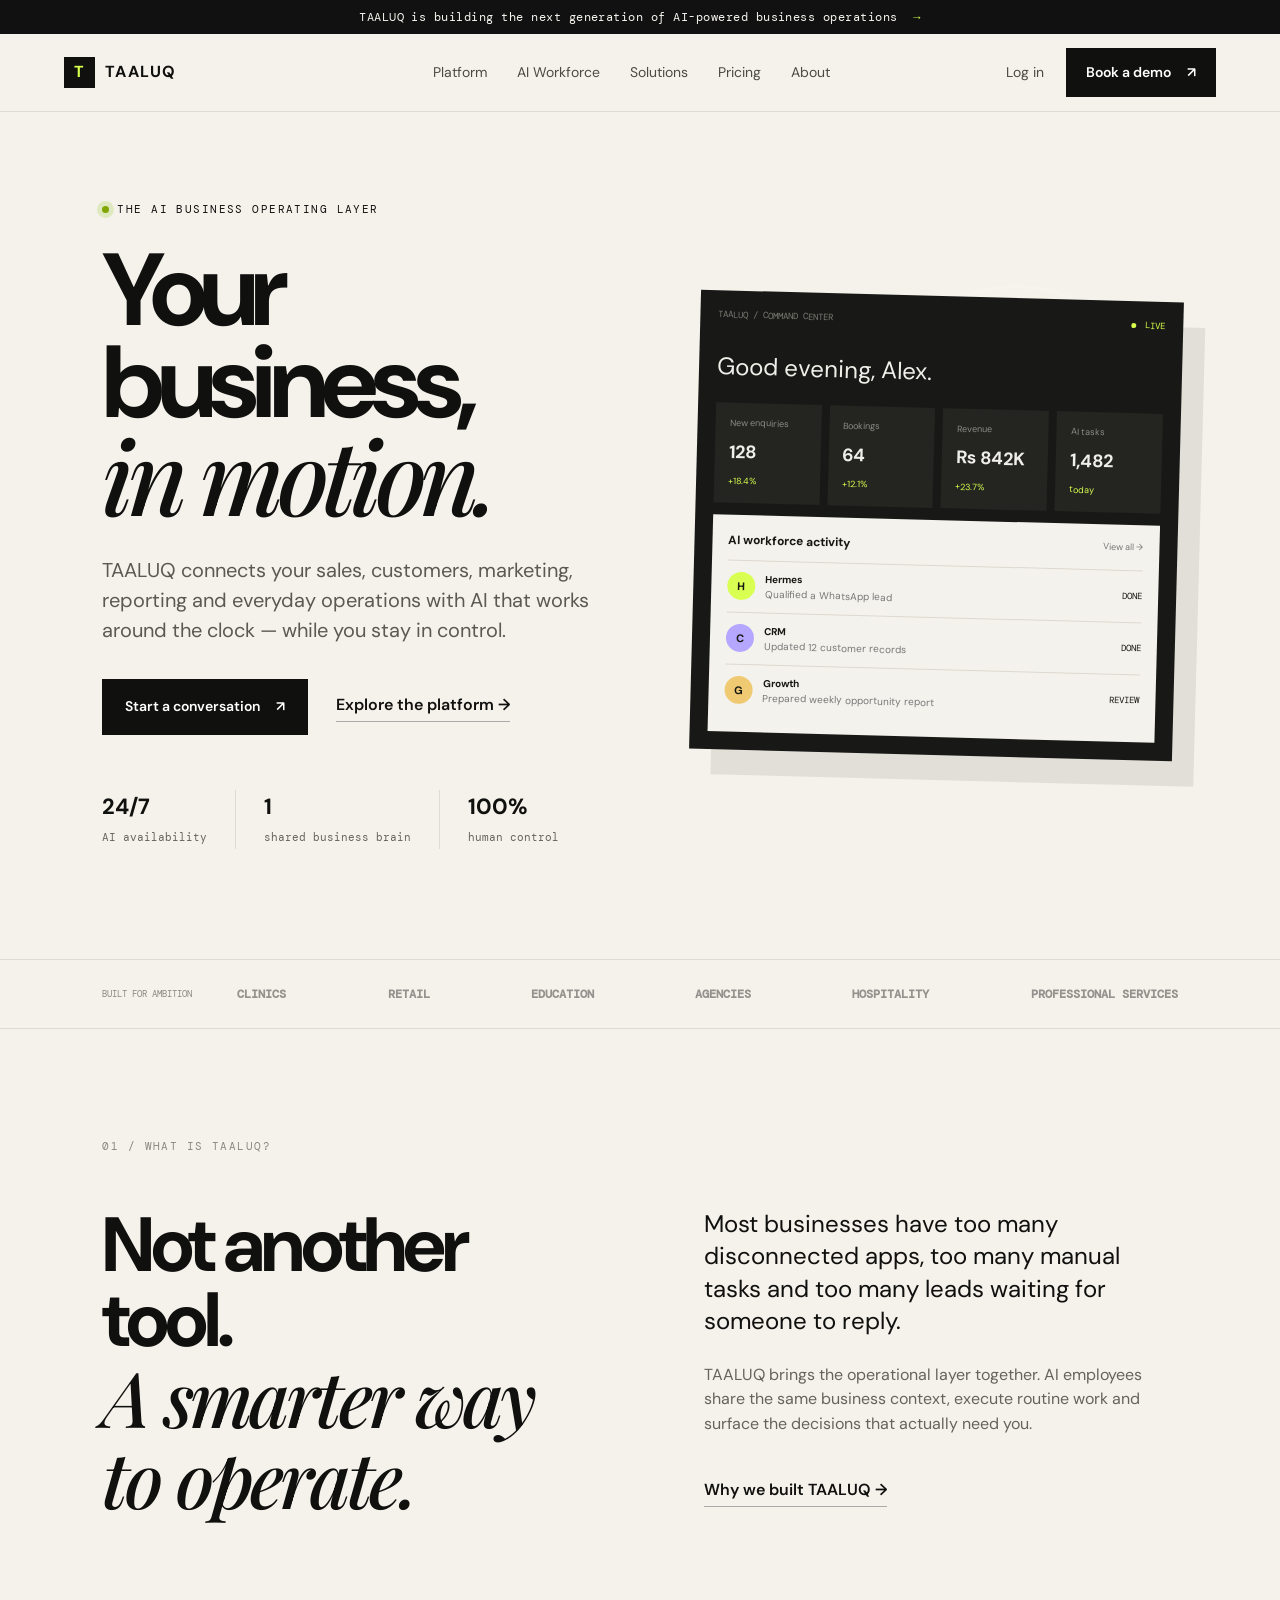
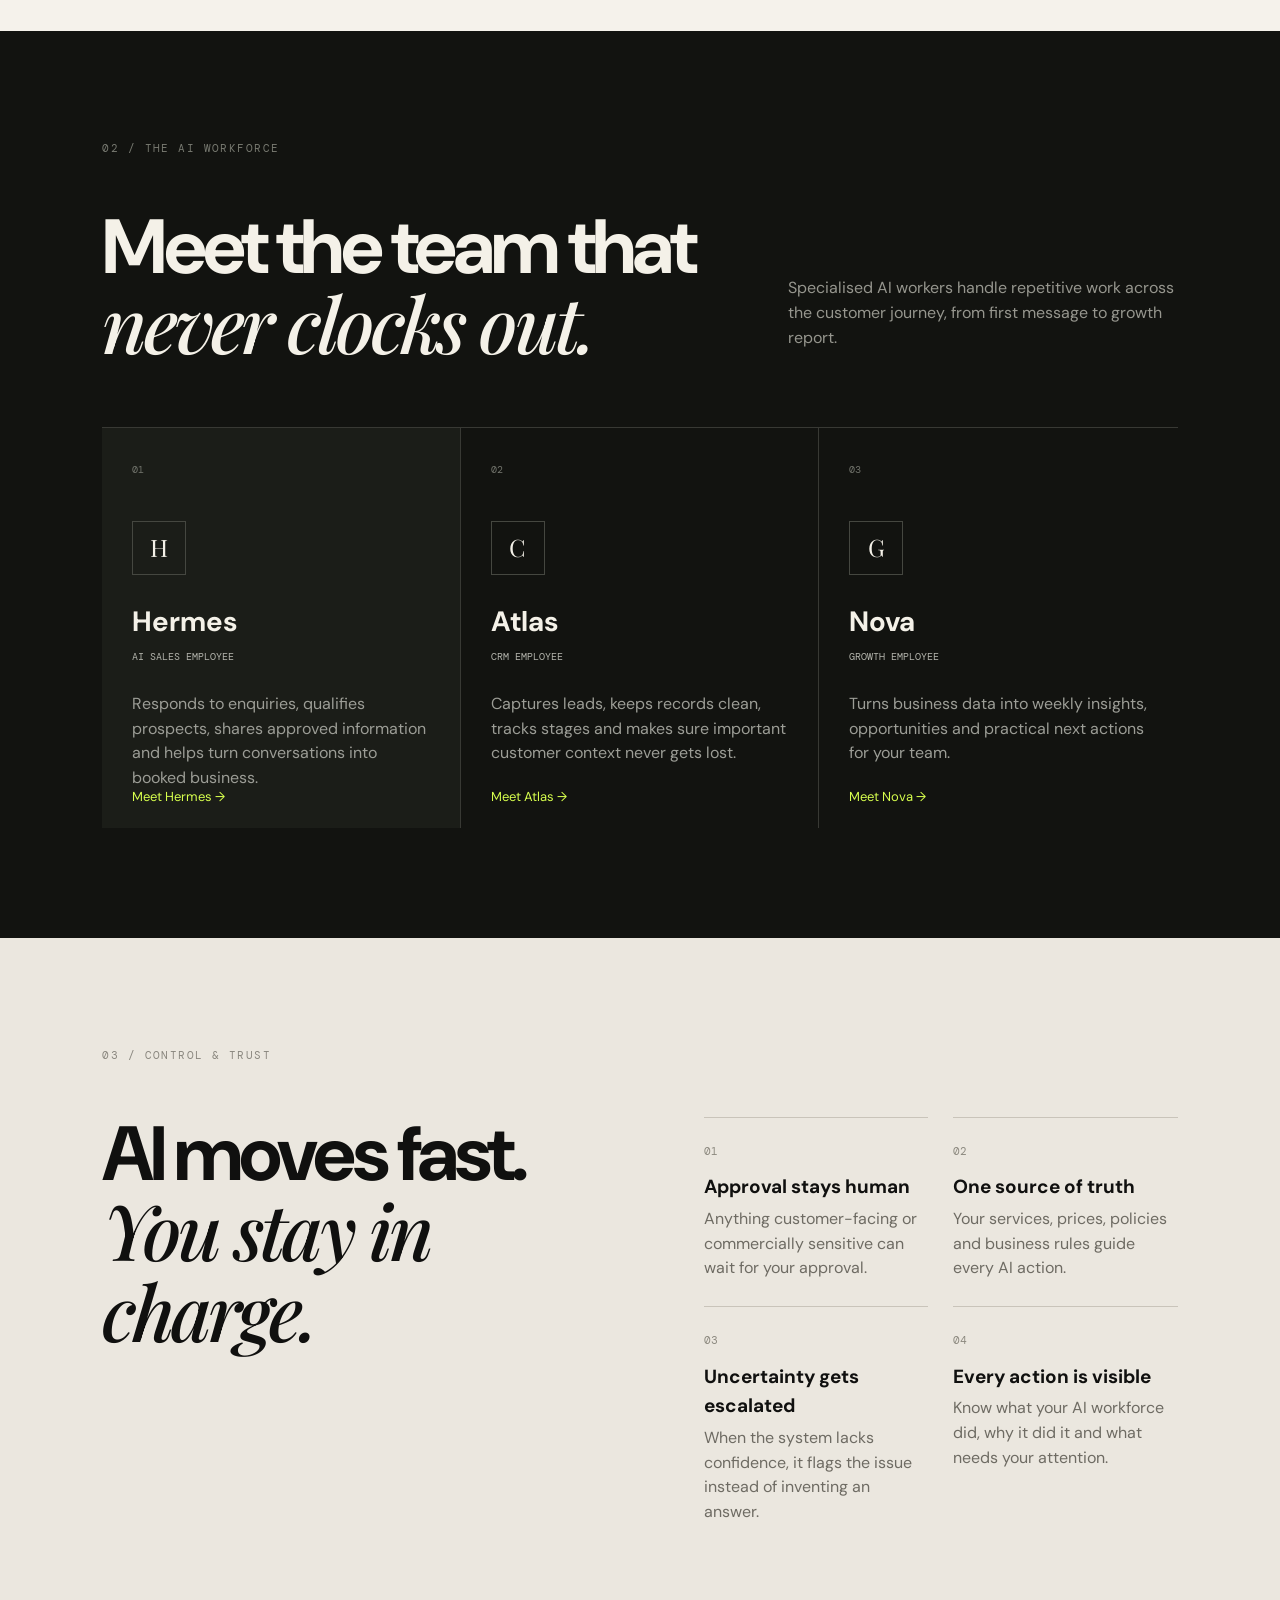
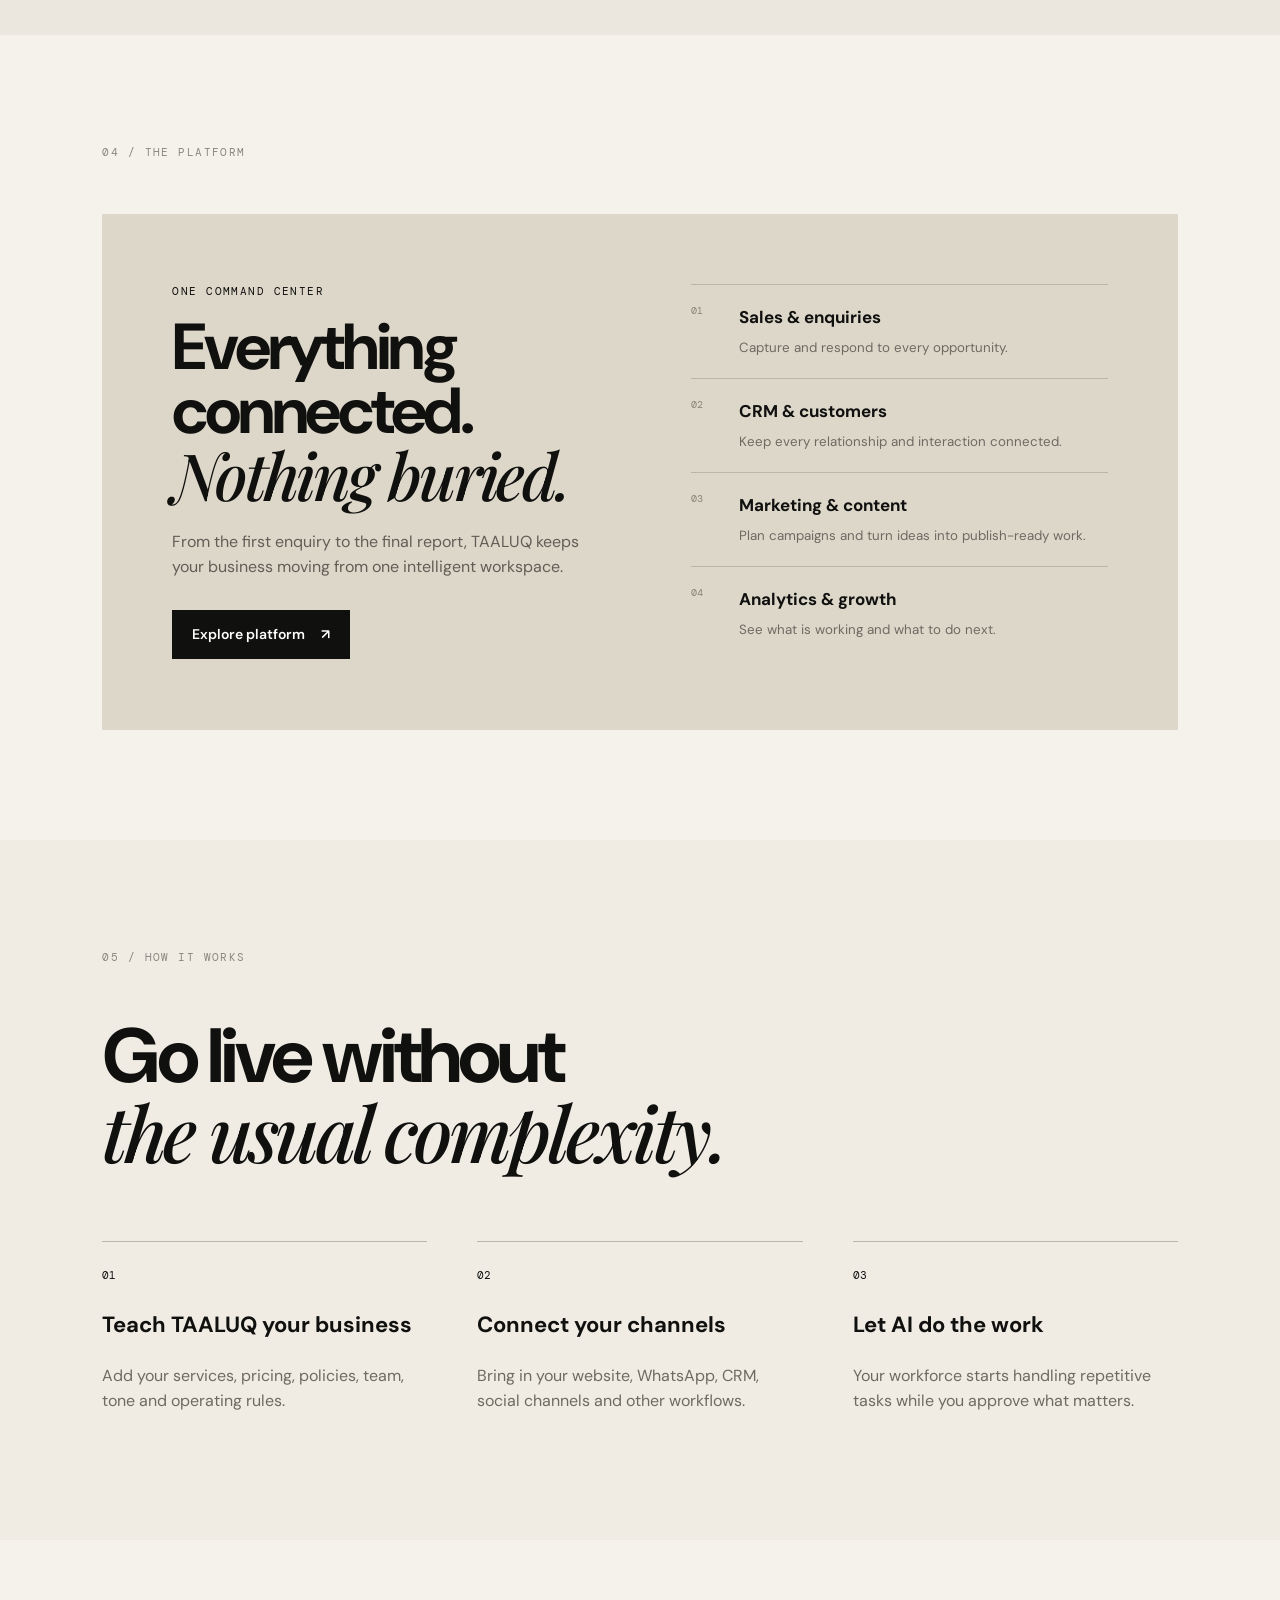
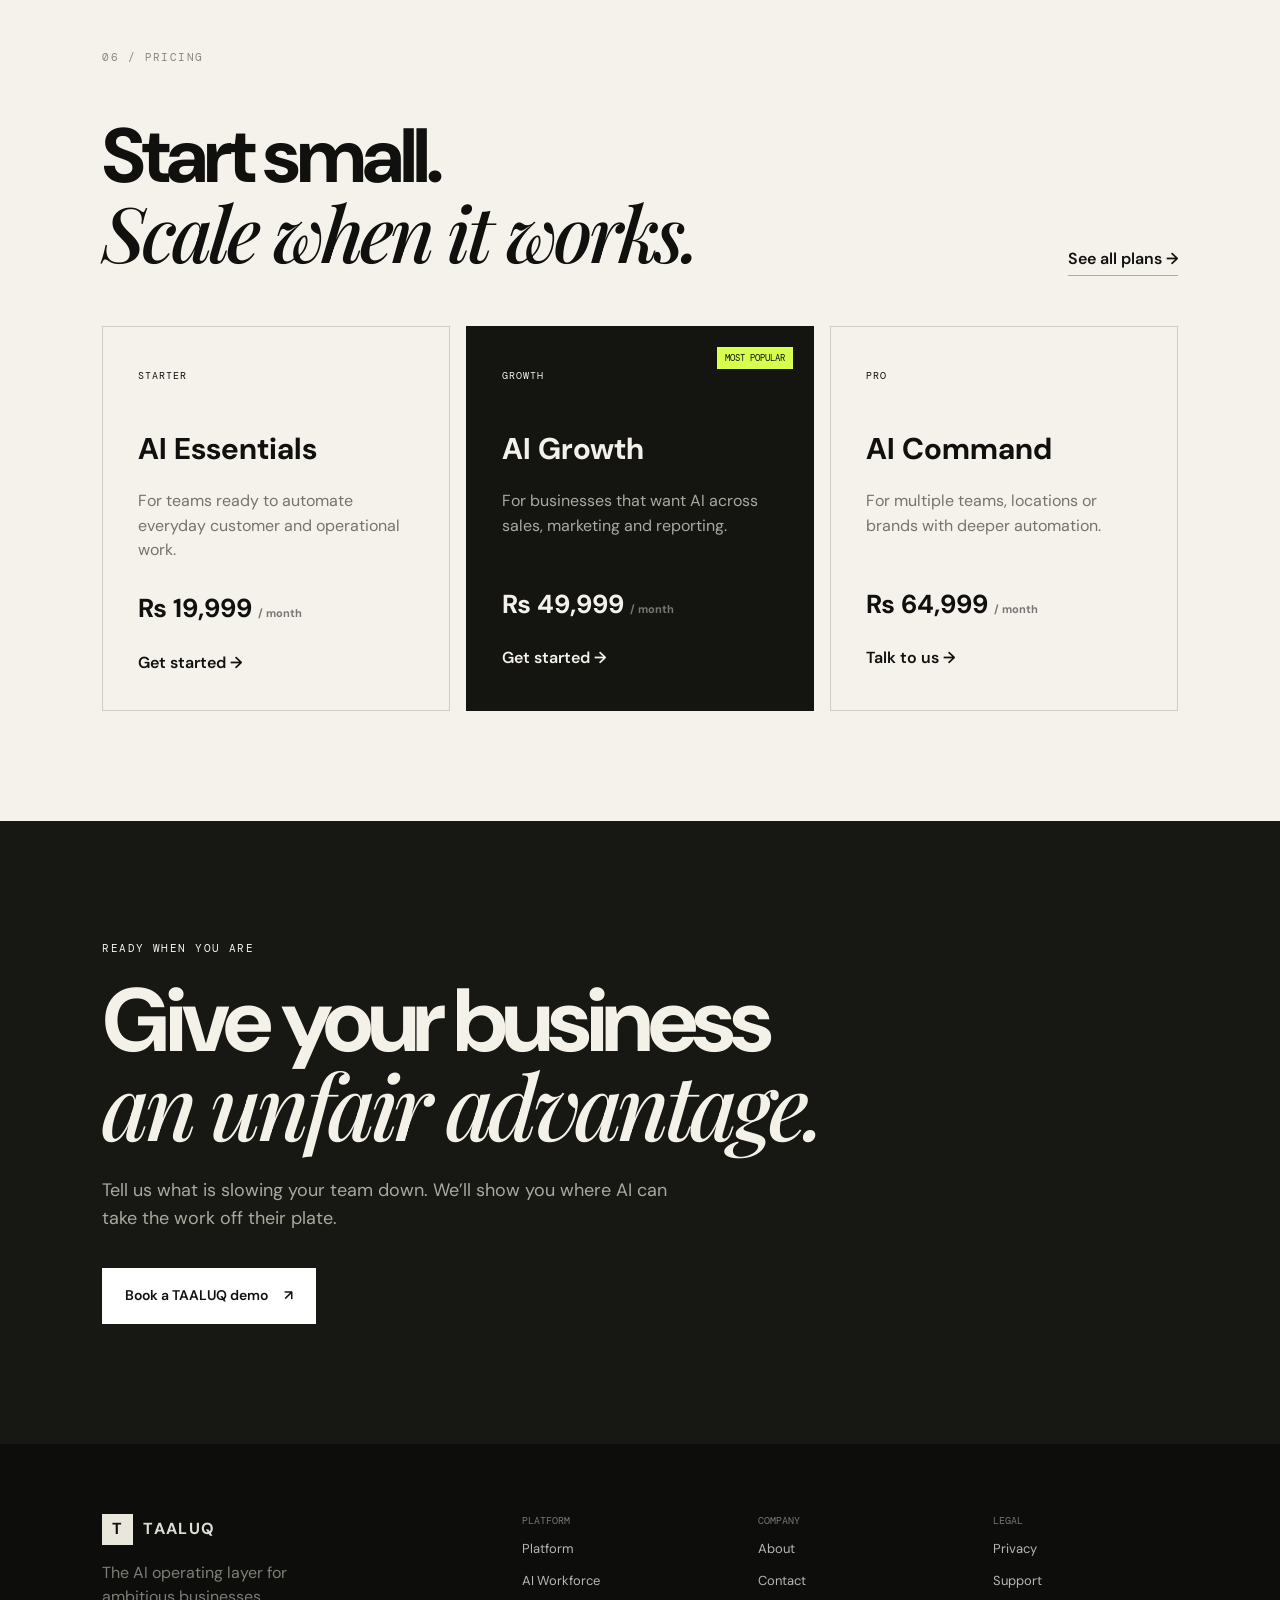
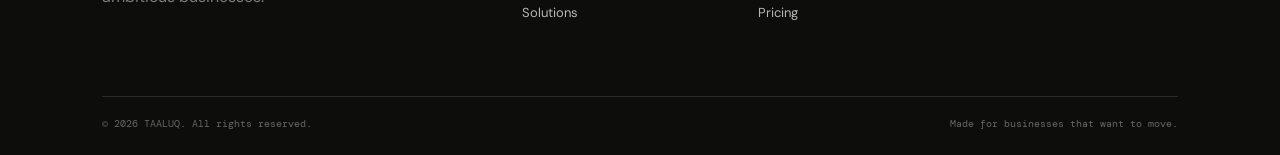
<file: index.html>
<!doctype html><html lang="en"><head><meta charset="utf-8"><meta name="viewport" content="width=device-width,initial-scale=1"><meta name="description" content="TAALUQ — AI-powered business operations, sales, CRM, marketing and growth in one platform."><title>TAALUQ — AI that moves your business</title><link rel="icon" href="favicon.svg"><link rel="stylesheet" href="styles.css"></head><body>
<div class="announcement">TAALUQ is building the next generation of AI-powered business operations <span>→</span></div>
<header class="nav"><a class="brand" href="index.html"><span class="brand-mark">T</span><span>TAALUQ</span></a><nav><a href="platform.html">Platform</a><a href="ai-workforce.html">AI Workforce</a><a href="solutions.html">Solutions</a><a href="pricing.html">Pricing</a><a href="about.html">About</a></nav><div class="nav-actions"><a class="login" href="contact.html">Log in</a><a class="btn btn-dark" href="contact.html">Book a demo <span>↗</span></a></div><button class="menu" aria-label="Open menu">☰</button></header>
<main>
<section class="hero section"><div class="hero-copy"><div class="eyebrow"><span class="pulse"></span> THE AI BUSINESS OPERATING LAYER</div><h1>Your business,<br><em>in motion.</em></h1><p class="hero-sub">TAALUQ connects your sales, customers, marketing, reporting and everyday operations with AI that works around the clock — while you stay in control.</p><div class="hero-actions"><a class="btn btn-dark btn-lg" href="contact.html">Start a conversation <span>↗</span></a><a class="text-link" href="platform.html">Explore the platform <span>→</span></a></div><div class="hero-proof"><div><strong>24/7</strong><span>AI availability</span></div><div><strong>1</strong><span>shared business brain</span></div><div><strong>100%</strong><span>human control</span></div></div></div><div class="hero-visual"><div class="orb orb-a"></div><div class="orb orb-b"></div><div class="dashboard"><div class="dash-top"><span>TAALUQ / COMMAND CENTER</span><span class="live"><i></i> LIVE</span></div><div class="dash-title">Good evening, Alex.</div><div class="dash-grid"><div class="metric"><span>New enquiries</span><b>128</b><small>+18.4%</small></div><div class="metric"><span>Bookings</span><b>64</b><small>+12.1%</small></div><div class="metric"><span>Revenue</span><b>₨ 842K</b><small>+23.7%</small></div><div class="metric"><span>AI tasks</span><b>1,482</b><small>today</small></div></div><div class="activity"><div class="activity-head"><b>AI workforce activity</b><span>View all →</span></div><div class="row"><span class="avatar">H</span><div><b>Hermes</b><small>Qualified a WhatsApp lead</small></div><strong>Done</strong></div><div class="row"><span class="avatar purple">C</span><div><b>CRM</b><small>Updated 12 customer records</small></div><strong>Done</strong></div><div class="row"><span class="avatar gold">G</span><div><b>Growth</b><small>Prepared weekly opportunity report</small></div><strong>Review</strong></div></div></div></div></section>
<section class="logo-strip"><span>BUILT FOR AMBITION</span><div><b>CLINICS</b><b>RETAIL</b><b>EDUCATION</b><b>AGENCIES</b><b>HOSPITALITY</b><b>PROFESSIONAL SERVICES</b></div></section>
<section class="section intro"><div class="section-label">01 / WHAT IS TAALUQ?</div><div class="two-col"><h2>Not another tool.<br><em>A smarter way to operate.</em></h2><div><p class="lead">Most businesses have too many disconnected apps, too many manual tasks and too many leads waiting for someone to reply.</p><p>TAALUQ brings the operational layer together. AI employees share the same business context, execute routine work and surface the decisions that actually need you.</p><a class="text-link" href="about.html">Why we built TAALUQ →</a></div></div></section>
<section class="section dark-section"><div class="section-label">02 / THE AI WORKFORCE</div><div class="section-heading"><h2>Meet the team that<br><em>never clocks out.</em></h2><p>Specialised AI workers handle repetitive work across the customer journey, from first message to growth report.</p></div><div class="workforce-grid"><article class="worker active"><div class="worker-num">01</div><div class="worker-icon">H</div><h3>Hermes</h3><span>AI Sales Employee</span><p>Responds to enquiries, qualifies prospects, shares approved information and helps turn conversations into booked business.</p><a href="ai-workforce.html">Meet Hermes →</a></article><article class="worker"><div class="worker-num">02</div><div class="worker-icon">C</div><h3>Atlas</h3><span>CRM Employee</span><p>Captures leads, keeps records clean, tracks stages and makes sure important customer context never gets lost.</p><a href="ai-workforce.html">Meet Atlas →</a></article><article class="worker"><div class="worker-num">03</div><div class="worker-icon">G</div><h3>Nova</h3><span>Growth Employee</span><p>Turns business data into weekly insights, opportunities and practical next actions for your team.</p><a href="ai-workforce.html">Meet Nova →</a></article></div></section>
<section class="section control"><div class="section-label">03 / CONTROL & TRUST</div><div class="two-col"><h2>AI moves fast.<br><em>You stay in charge.</em></h2><div class="rules"><div><b>01</b><h3>Approval stays human</h3><p>Anything customer-facing or commercially sensitive can wait for your approval.</p></div><div><b>02</b><h3>One source of truth</h3><p>Your services, prices, policies and business rules guide every AI action.</p></div><div><b>03</b><h3>Uncertainty gets escalated</h3><p>When the system lacks confidence, it flags the issue instead of inventing an answer.</p></div><div><b>04</b><h3>Every action is visible</h3><p>Know what your AI workforce did, why it did it and what needs your attention.</p></div></div></div></section>
<section class="section proof"><div class="section-label">04 / THE PLATFORM</div><div class="platform-card"><div><span class="eyebrow">ONE COMMAND CENTER</span><h2>Everything connected.<br><em>Nothing buried.</em></h2><p>From the first enquiry to the final report, TAALUQ keeps your business moving from one intelligent workspace.</p><a class="btn btn-dark" href="platform.html">Explore platform <span>↗</span></a></div><div class="feature-list"><div><span>01</span><b>Sales & enquiries</b><small>Capture and respond to every opportunity.</small></div><div><span>02</span><b>CRM & customers</b><small>Keep every relationship and interaction connected.</small></div><div><span>03</span><b>Marketing & content</b><small>Plan campaigns and turn ideas into publish-ready work.</small></div><div><span>04</span><b>Analytics & growth</b><small>See what is working and what to do next.</small></div></div></div></section>
<section class="section steps"><div class="section-label">05 / HOW IT WORKS</div><h2>Go live without<br><em>the usual complexity.</em></h2><div class="step-grid"><div><span>01</span><h3>Teach TAALUQ your business</h3><p>Add your services, pricing, policies, team, tone and operating rules.</p></div><div><span>02</span><h3>Connect your channels</h3><p>Bring in your website, WhatsApp, CRM, social channels and other workflows.</p></div><div><span>03</span><h3>Let AI do the work</h3><p>Your workforce starts handling repetitive tasks while you approve what matters.</p></div></div></section>
<section class="section pricing-preview"><div class="section-label">06 / PRICING</div><div class="pricing-head"><h2>Start small.<br><em>Scale when it works.</em></h2><a class="text-link" href="pricing.html">See all plans →</a></div><div class="price-grid"><article><span>STARTER</span><h3>AI Essentials</h3><p>For teams ready to automate everyday customer and operational work.</p><strong>₨ 19,999 <small>/ month</small></strong><a href="contact.html">Get started →</a></article><article class="featured"><label>MOST POPULAR</label><span>GROWTH</span><h3>AI Growth</h3><p>For businesses that want AI across sales, marketing and reporting.</p><strong>₨ 49,999 <small>/ month</small></strong><a href="contact.html">Get started →</a></article><article><span>PRO</span><h3>AI Command</h3><p>For multiple teams, locations or brands with deeper automation.</p><strong>₨ 64,999 <small>/ month</small></strong><a href="contact.html">Talk to us →</a></article></div></section>
<section class="cta"><div><span class="eyebrow">READY WHEN YOU ARE</span><h2>Give your business<br><em>an unfair advantage.</em></h2><p>Tell us what is slowing your team down. We’ll show you where AI can take the work off their plate.</p><a class="btn btn-light btn-lg" href="contact.html">Book a TAALUQ demo <span>↗</span></a></div></section>
</main><footer><div class="footer-main"><div><a class="brand light" href="index.html"><span class="brand-mark">T</span><span>TAALUQ</span></a><p>The AI operating layer for ambitious businesses.</p></div><div><b>Platform</b><a href="platform.html">Platform</a><a href="ai-workforce.html">AI Workforce</a><a href="solutions.html">Solutions</a></div><div><b>Company</b><a href="about.html">About</a><a href="contact.html">Contact</a><a href="pricing.html">Pricing</a></div><div><b>Legal</b><a href="privacy.html">Privacy</a><a href="contact.html">Support</a></div></div><div class="footer-bottom"><span>© 2026 TAALUQ. All rights reserved.</span><span>Made for businesses that want to move.</span></div></footer><script src="script.js"></script></body></html>
</file>
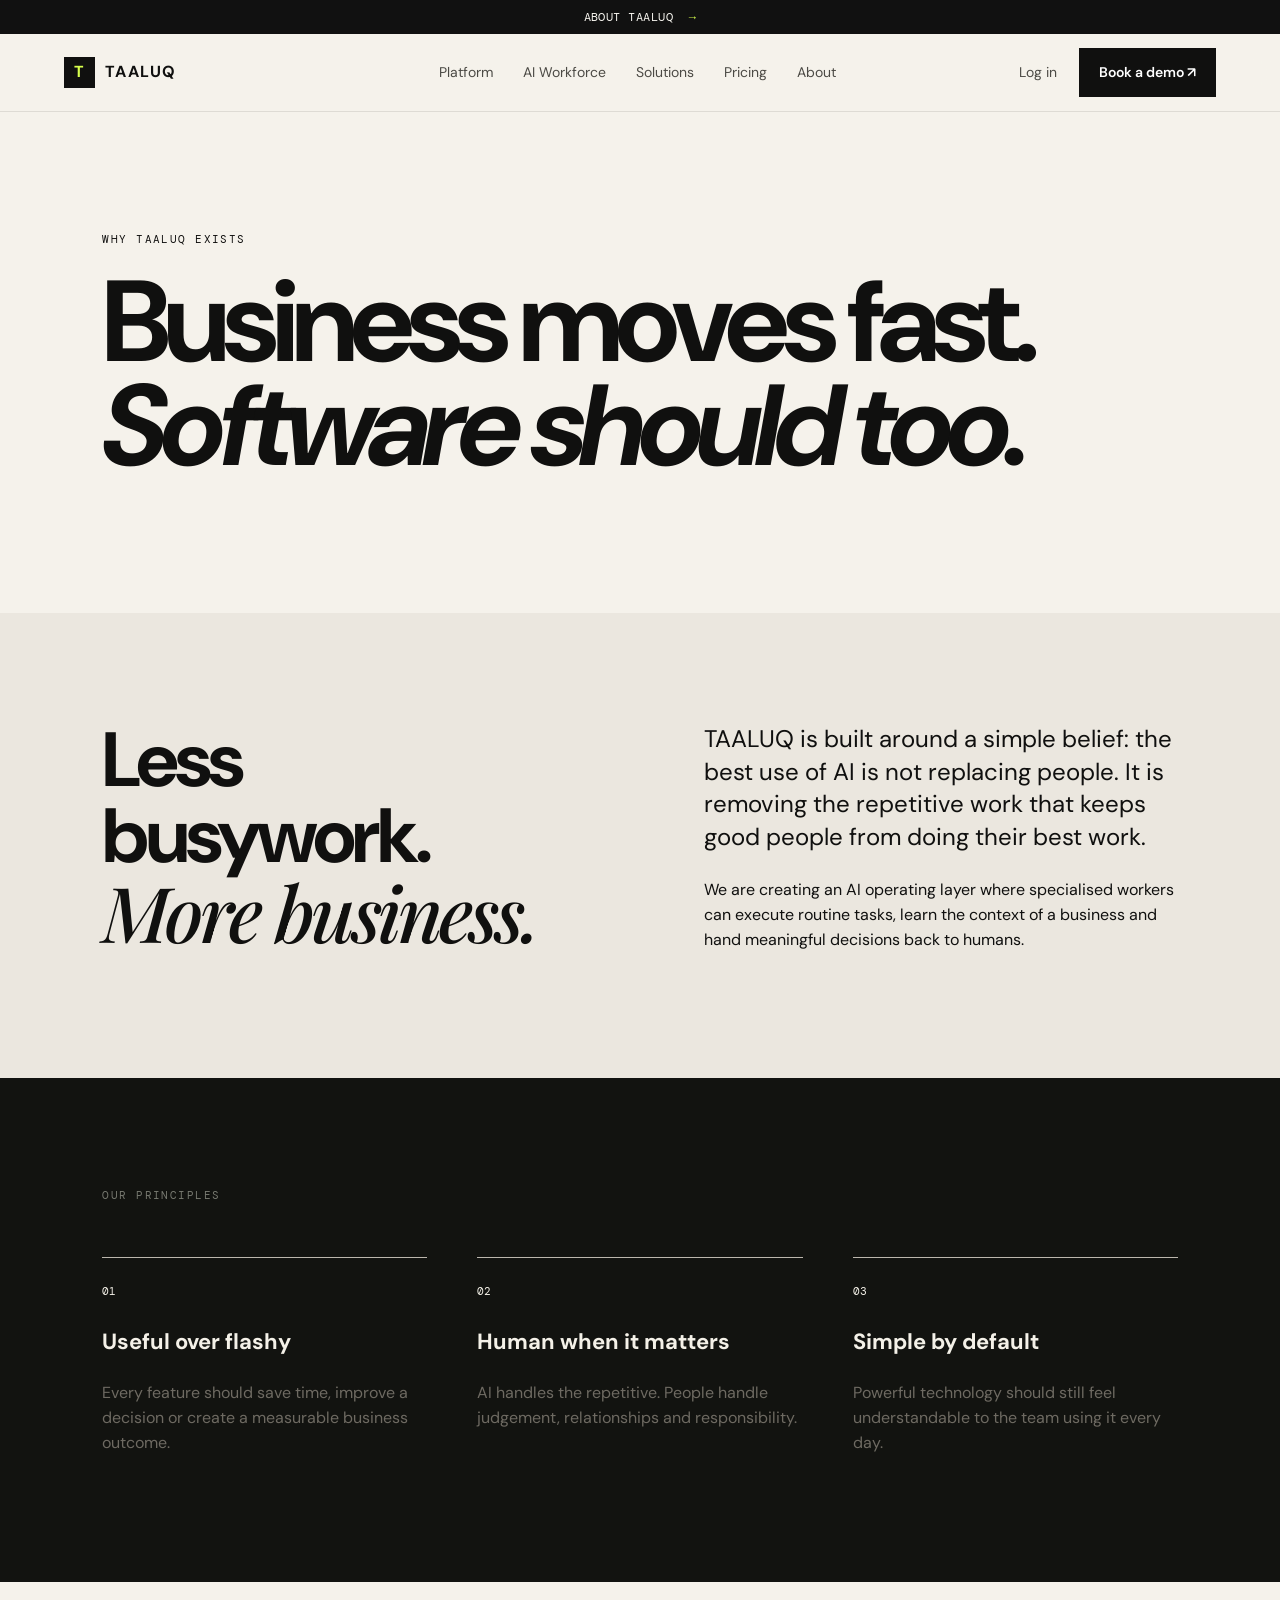
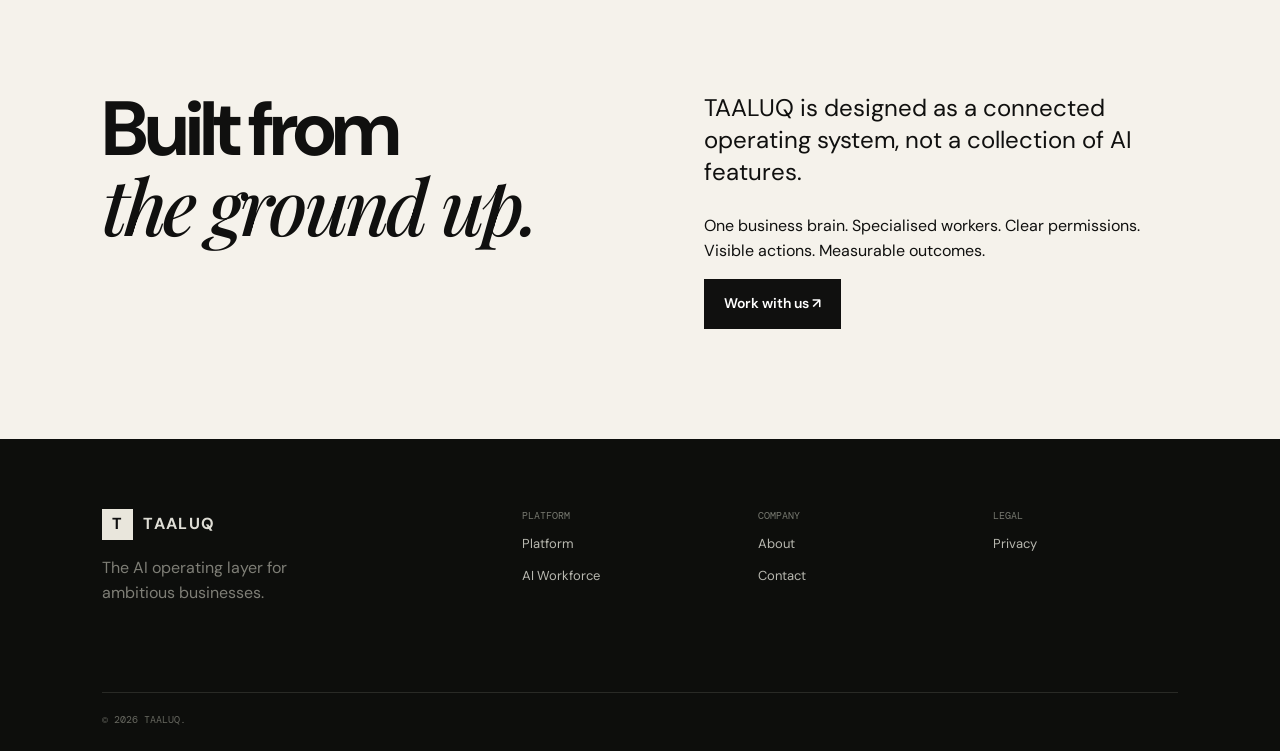
<file: about.html>
<!doctype html><html><head><meta charset="utf-8"><meta name="viewport" content="width=device-width,initial-scale=1"><title>About — TAALUQ</title><link rel="stylesheet" href="styles.css"></head><body><div class="announcement">ABOUT TAALUQ <span>→</span></div><header class="nav"><a class="brand" href="index.html"><span class="brand-mark">T</span><span>TAALUQ</span></a><nav><a href="platform.html">Platform</a><a href="ai-workforce.html">AI Workforce</a><a href="solutions.html">Solutions</a><a href="pricing.html">Pricing</a><a href="about.html">About</a></nav><div class="nav-actions"><a class="login" href="contact.html">Log in</a><a class="btn btn-dark" href="contact.html">Book a demo ↗</a></div><button class="menu">☰</button></header><main><section class="section" style="padding-top:120px"><div class="eyebrow">WHY TAALUQ EXISTS</div><h1 style="font-size:clamp(60px,9vw,120px);line-height:.9;letter-spacing:-.06em;margin:25px 0">Business moves fast.<br><em>Software should too.</em></h1></section><section class="section control"><div class="two-col"><h2>Less busywork.<br><em>More business.</em></h2><div><p class="lead">TAALUQ is built around a simple belief: the best use of AI is not replacing people. It is removing the repetitive work that keeps good people from doing their best work.</p><p>We are creating an AI operating layer where specialised workers can execute routine tasks, learn the context of a business and hand meaningful decisions back to humans.</p></div></div></section><section class="dark-section section"><div class="section-label">OUR PRINCIPLES</div><div class="step-grid"><div><span>01</span><h3>Useful over flashy</h3><p>Every feature should save time, improve a decision or create a measurable business outcome.</p></div><div><span>02</span><h3>Human when it matters</h3><p>AI handles the repetitive. People handle judgement, relationships and responsibility.</p></div><div><span>03</span><h3>Simple by default</h3><p>Powerful technology should still feel understandable to the team using it every day.</p></div></div></section><section class="section"><div class="two-col"><h2>Built from<br><em>the ground up.</em></h2><div><p class="lead">TAALUQ is designed as a connected operating system, not a collection of AI features.</p><p>One business brain. Specialised workers. Clear permissions. Visible actions. Measurable outcomes.</p><a class="btn btn-dark" href="contact.html">Work with us ↗</a></div></div></section></main><footer><div class="footer-main"><div><a class="brand light" href="index.html"><span class="brand-mark">T</span><span>TAALUQ</span></a><p>The AI operating layer for ambitious businesses.</p></div><div><b>Platform</b><a href="platform.html">Platform</a><a href="ai-workforce.html">AI Workforce</a></div><div><b>Company</b><a href="about.html">About</a><a href="contact.html">Contact</a></div><div><b>Legal</b><a href="privacy.html">Privacy</a></div></div><div class="footer-bottom"><span>© 2026 TAALUQ.</span></div></footer><script src="script.js"></script></body></html>
</file>
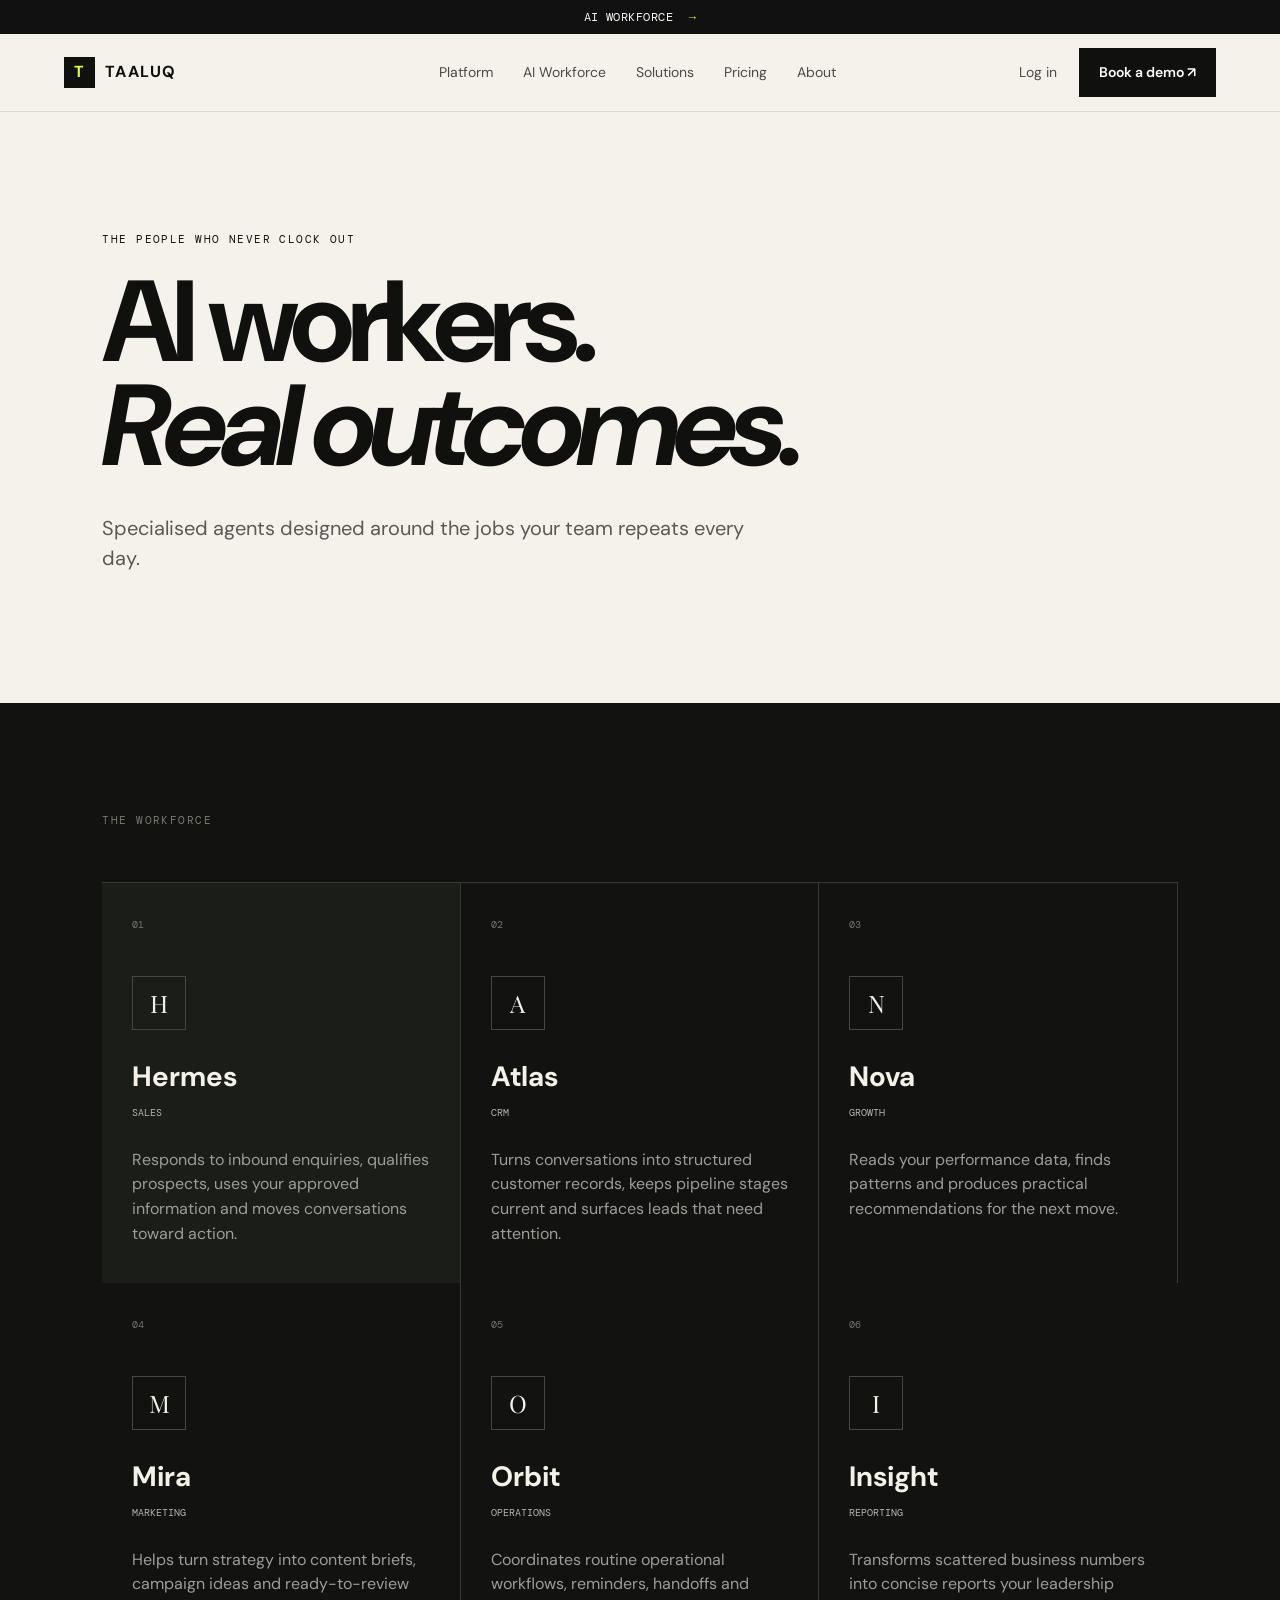
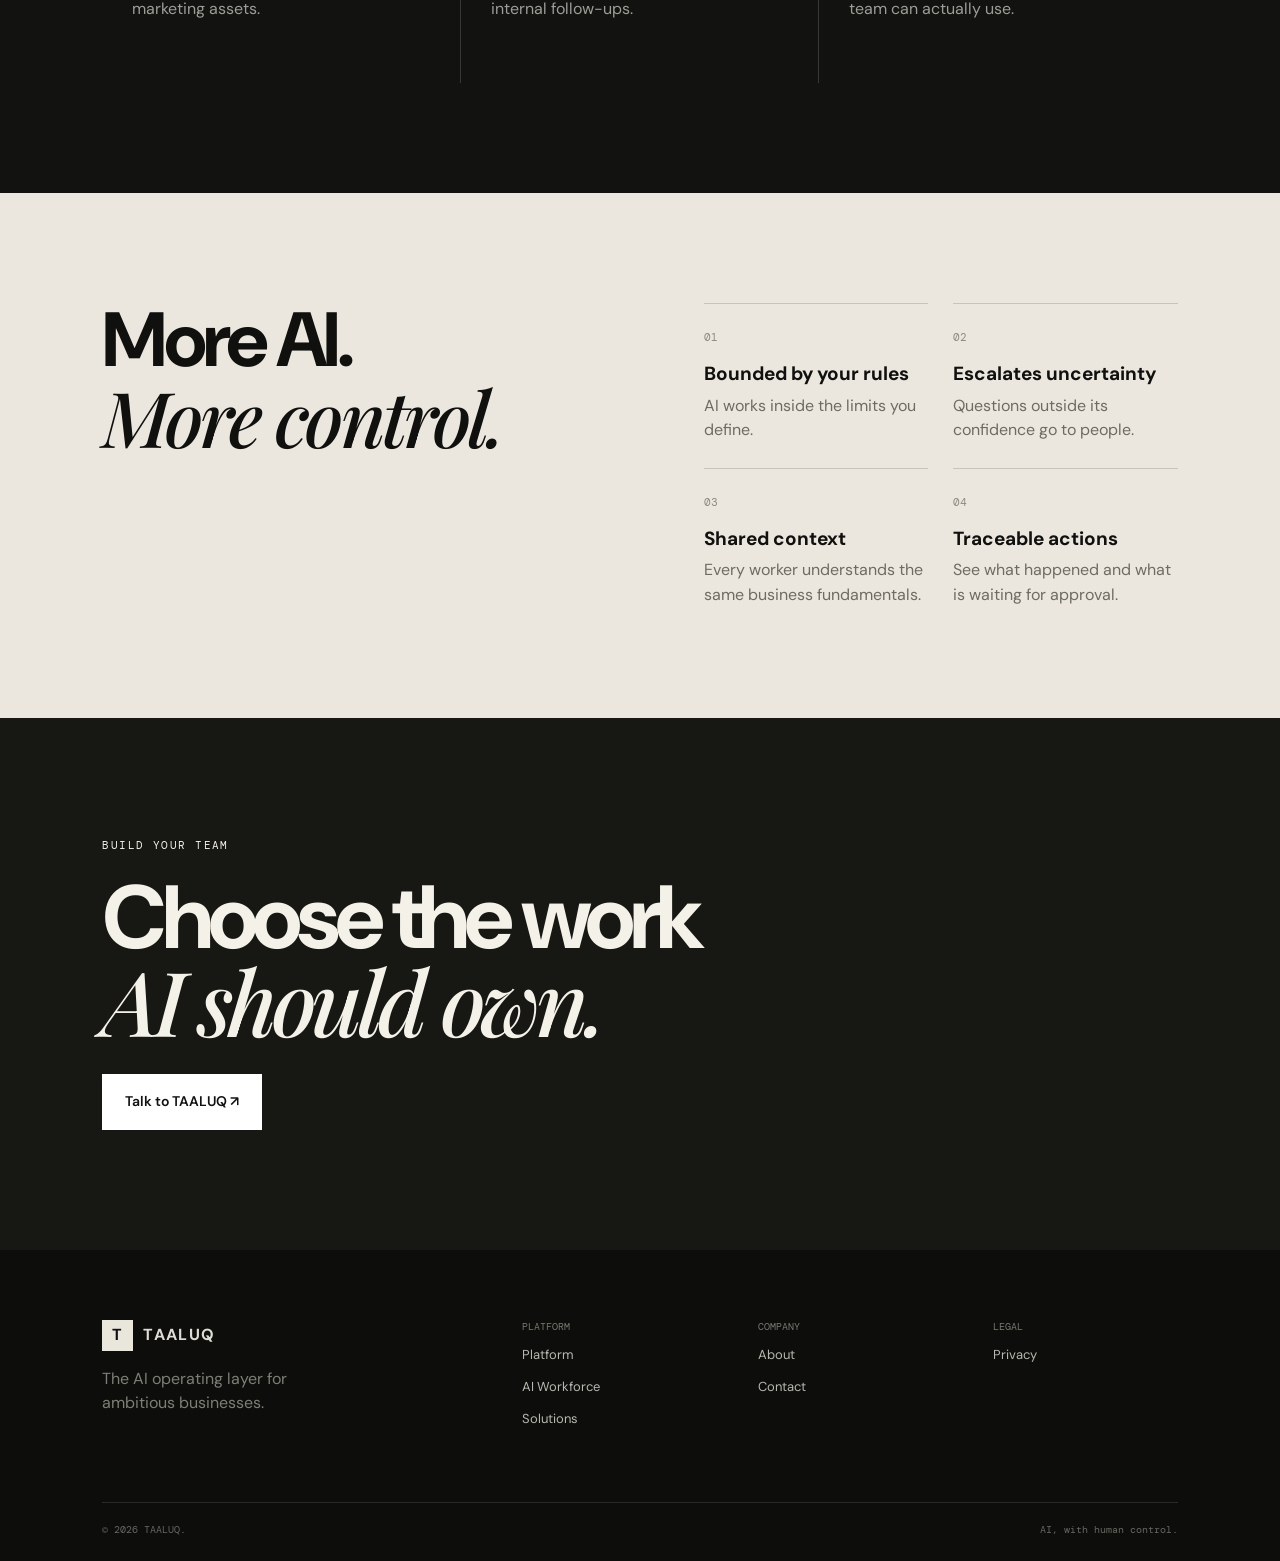
<file: ai-workforce.html>
<!doctype html><html><head><meta charset="utf-8"><meta name="viewport" content="width=device-width,initial-scale=1"><title>AI Workforce — TAALUQ</title><link rel="stylesheet" href="styles.css"><link rel="icon" href="favicon.svg"></head><body><div class="announcement">AI WORKFORCE <span>→</span></div><header class="nav"><a class="brand" href="index.html"><span class="brand-mark">T</span><span>TAALUQ</span></a><nav><a href="platform.html">Platform</a><a href="ai-workforce.html">AI Workforce</a><a href="solutions.html">Solutions</a><a href="pricing.html">Pricing</a><a href="about.html">About</a></nav><div class="nav-actions"><a class="login" href="contact.html">Log in</a><a class="btn btn-dark" href="contact.html">Book a demo ↗</a></div><button class="menu">☰</button></header><main><section class="section" style="padding-top:120px"><div class="eyebrow">THE PEOPLE WHO NEVER CLOCK OUT</div><h1 style="font-size:clamp(60px,9vw,125px);line-height:.9;letter-spacing:-.06em;margin:25px 0 35px">AI workers.<br><em>Real outcomes.</em></h1><p class="hero-sub">Specialised agents designed around the jobs your team repeats every day.</p></section><section class="dark-section section"><div class="section-label">THE WORKFORCE</div><div class="workforce-grid"><article class="worker active"><div class="worker-num">01</div><div class="worker-icon">H</div><h3>Hermes</h3><span>Sales</span><p>Responds to inbound enquiries, qualifies prospects, uses your approved information and moves conversations toward action.</p></article><article class="worker"><div class="worker-num">02</div><div class="worker-icon">A</div><h3>Atlas</h3><span>CRM</span><p>Turns conversations into structured customer records, keeps pipeline stages current and surfaces leads that need attention.</p></article><article class="worker"><div class="worker-num">03</div><div class="worker-icon">N</div><h3>Nova</h3><span>Growth</span><p>Reads your performance data, finds patterns and produces practical recommendations for the next move.</p></article><article class="worker"><div class="worker-num">04</div><div class="worker-icon">M</div><h3>Mira</h3><span>Marketing</span><p>Helps turn strategy into content briefs, campaign ideas and ready-to-review marketing assets.</p></article><article class="worker"><div class="worker-num">05</div><div class="worker-icon">O</div><h3>Orbit</h3><span>Operations</span><p>Coordinates routine operational workflows, reminders, handoffs and internal follow-ups.</p></article><article class="worker"><div class="worker-num">06</div><div class="worker-icon">I</div><h3>Insight</h3><span>Reporting</span><p>Transforms scattered business numbers into concise reports your leadership team can actually use.</p></article></div></section><section class="section control"><div class="two-col"><h2>More AI.<br><em>More control.</em></h2><div class="rules"><div><b>01</b><h3>Bounded by your rules</h3><p>AI works inside the limits you define.</p></div><div><b>02</b><h3>Escalates uncertainty</h3><p>Questions outside its confidence go to people.</p></div><div><b>03</b><h3>Shared context</h3><p>Every worker understands the same business fundamentals.</p></div><div><b>04</b><h3>Traceable actions</h3><p>See what happened and what is waiting for approval.</p></div></div></div></section><section class="cta"><div><span class="eyebrow">BUILD YOUR TEAM</span><h2>Choose the work<br><em>AI should own.</em></h2><a class="btn btn-light btn-lg" href="contact.html">Talk to TAALUQ ↗</a></div></section></main><footer><div class="footer-main"><div><a class="brand light" href="index.html"><span class="brand-mark">T</span><span>TAALUQ</span></a><p>The AI operating layer for ambitious businesses.</p></div><div><b>Platform</b><a href="platform.html">Platform</a><a href="ai-workforce.html">AI Workforce</a><a href="solutions.html">Solutions</a></div><div><b>Company</b><a href="about.html">About</a><a href="contact.html">Contact</a></div><div><b>Legal</b><a href="privacy.html">Privacy</a></div></div><div class="footer-bottom"><span>© 2026 TAALUQ.</span><span>AI, with human control.</span></div></footer><script src="script.js"></script></body></html>
</file>
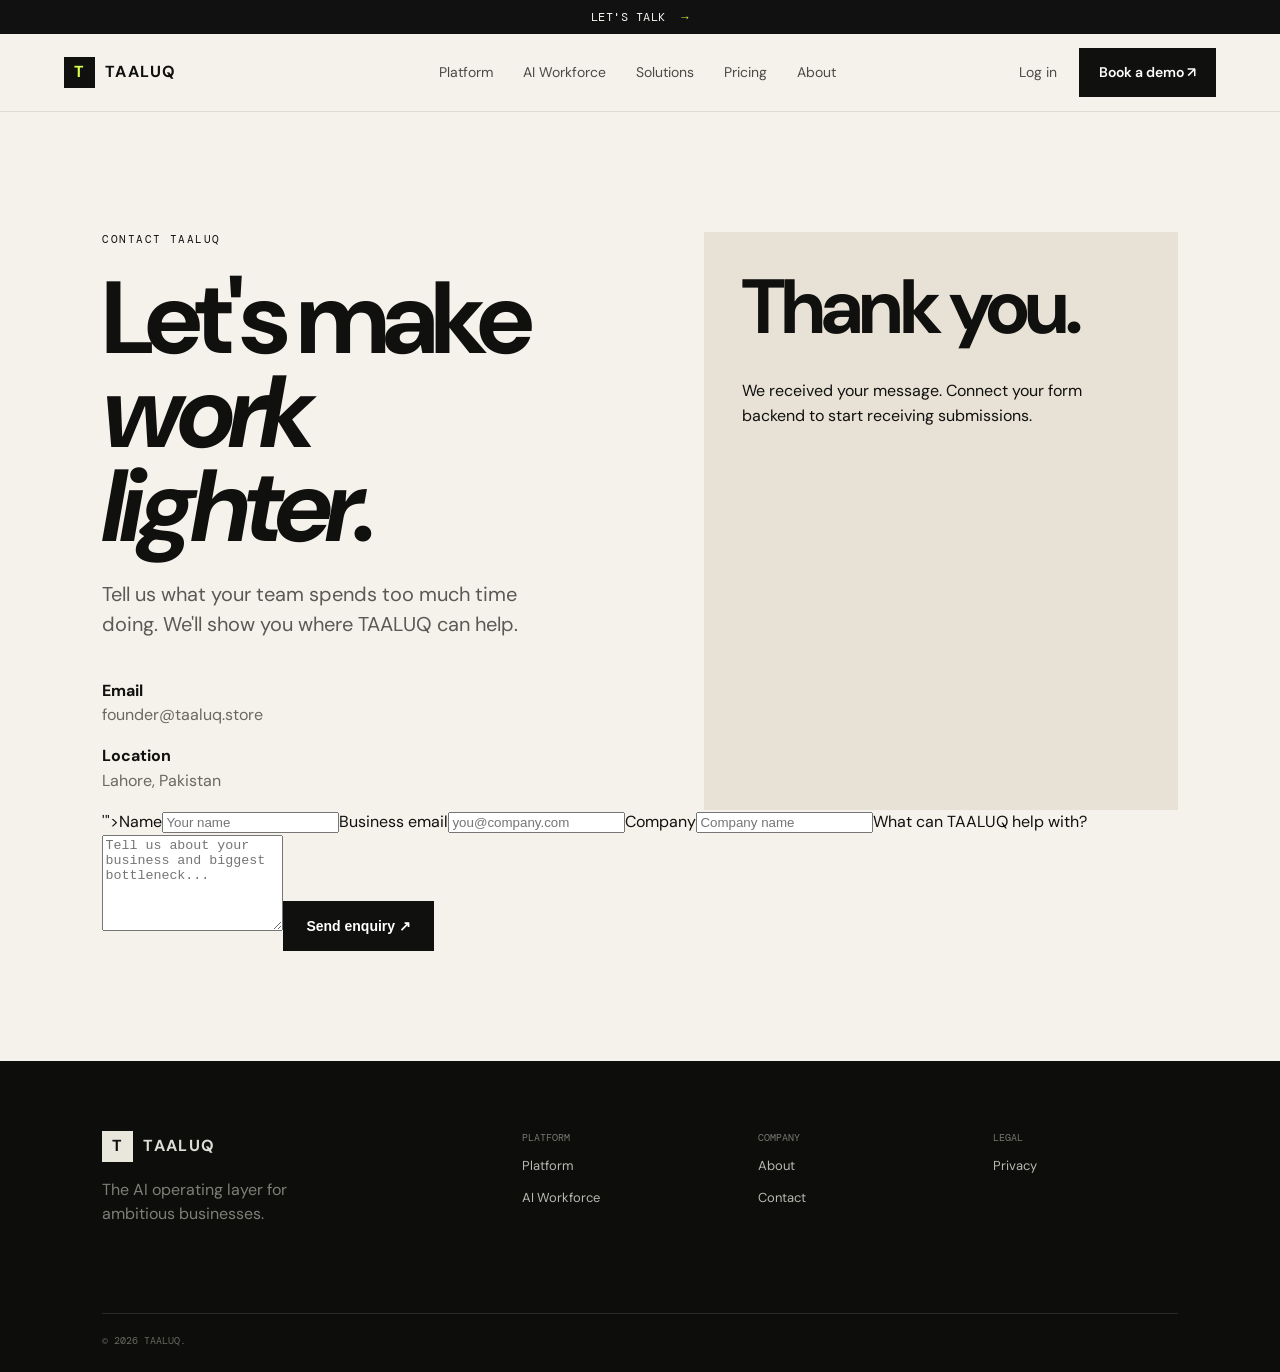
<file: contact.html>
<!doctype html><html><head><meta charset="utf-8"><meta name="viewport" content="width=device-width,initial-scale=1"><title>Contact — TAALUQ</title><link rel="stylesheet" href="styles.css"></head><body><div class="announcement">LET'S TALK <span>→</span></div><header class="nav"><a class="brand" href="index.html"><span class="brand-mark">T</span><span>TAALUQ</span></a><nav><a href="platform.html">Platform</a><a href="ai-workforce.html">AI Workforce</a><a href="solutions.html">Solutions</a><a href="pricing.html">Pricing</a><a href="about.html">About</a></nav><div class="nav-actions"><a class="login" href="contact.html">Log in</a><a class="btn btn-dark" href="contact.html">Book a demo ↗</a></div><button class="menu">☰</button></header><main><section class="section" style="padding-top:120px"><div class="two-col"><div><div class="eyebrow">CONTACT TAALUQ</div><h1 style="font-size:clamp(58px,8vw,105px);line-height:.92;letter-spacing:-.06em;margin:25px 0">Let's make<br><em>work lighter.</em></h1><p class="hero-sub">Tell us what your team spends too much time doing. We'll show you where TAALUQ can help.</p><div style="margin-top:40px"><p><b>Email</b><br><span style="color:#6b6860">founder@taaluq.store</span></p><p><b>Location</b><br><span style="color:#6b6860">Lahore, Pakistan</span></p></div></div><form class="contact-form" onsubmit="event.preventDefault();this.innerHTML='<div style=\"padding:40px 0\"><h2>Thank you.</h2><p>We received your message. Connect your form backend to start receiving submissions.</p></div>'"><label>Name<input required placeholder="Your name"></label><label>Business email<input type="email" required placeholder="you@company.com"></label><label>Company<input placeholder="Company name"></label><label>What can TAALUQ help with?<textarea rows="6" placeholder="Tell us about your business and biggest bottleneck..."></textarea></label><button class="btn btn-dark btn-lg" type="submit">Send enquiry ↗</button></form></div></section></main><footer><div class="footer-main"><div><a class="brand light" href="index.html"><span class="brand-mark">T</span><span>TAALUQ</span></a><p>The AI operating layer for ambitious businesses.</p></div><div><b>Platform</b><a href="platform.html">Platform</a><a href="ai-workforce.html">AI Workforce</a></div><div><b>Company</b><a href="about.html">About</a><a href="contact.html">Contact</a></div><div><b>Legal</b><a href="privacy.html">Privacy</a></div></div><div class="footer-bottom"><span>© 2026 TAALUQ.</span></div></footer><script src="script.js"></script></body></html>
</file>
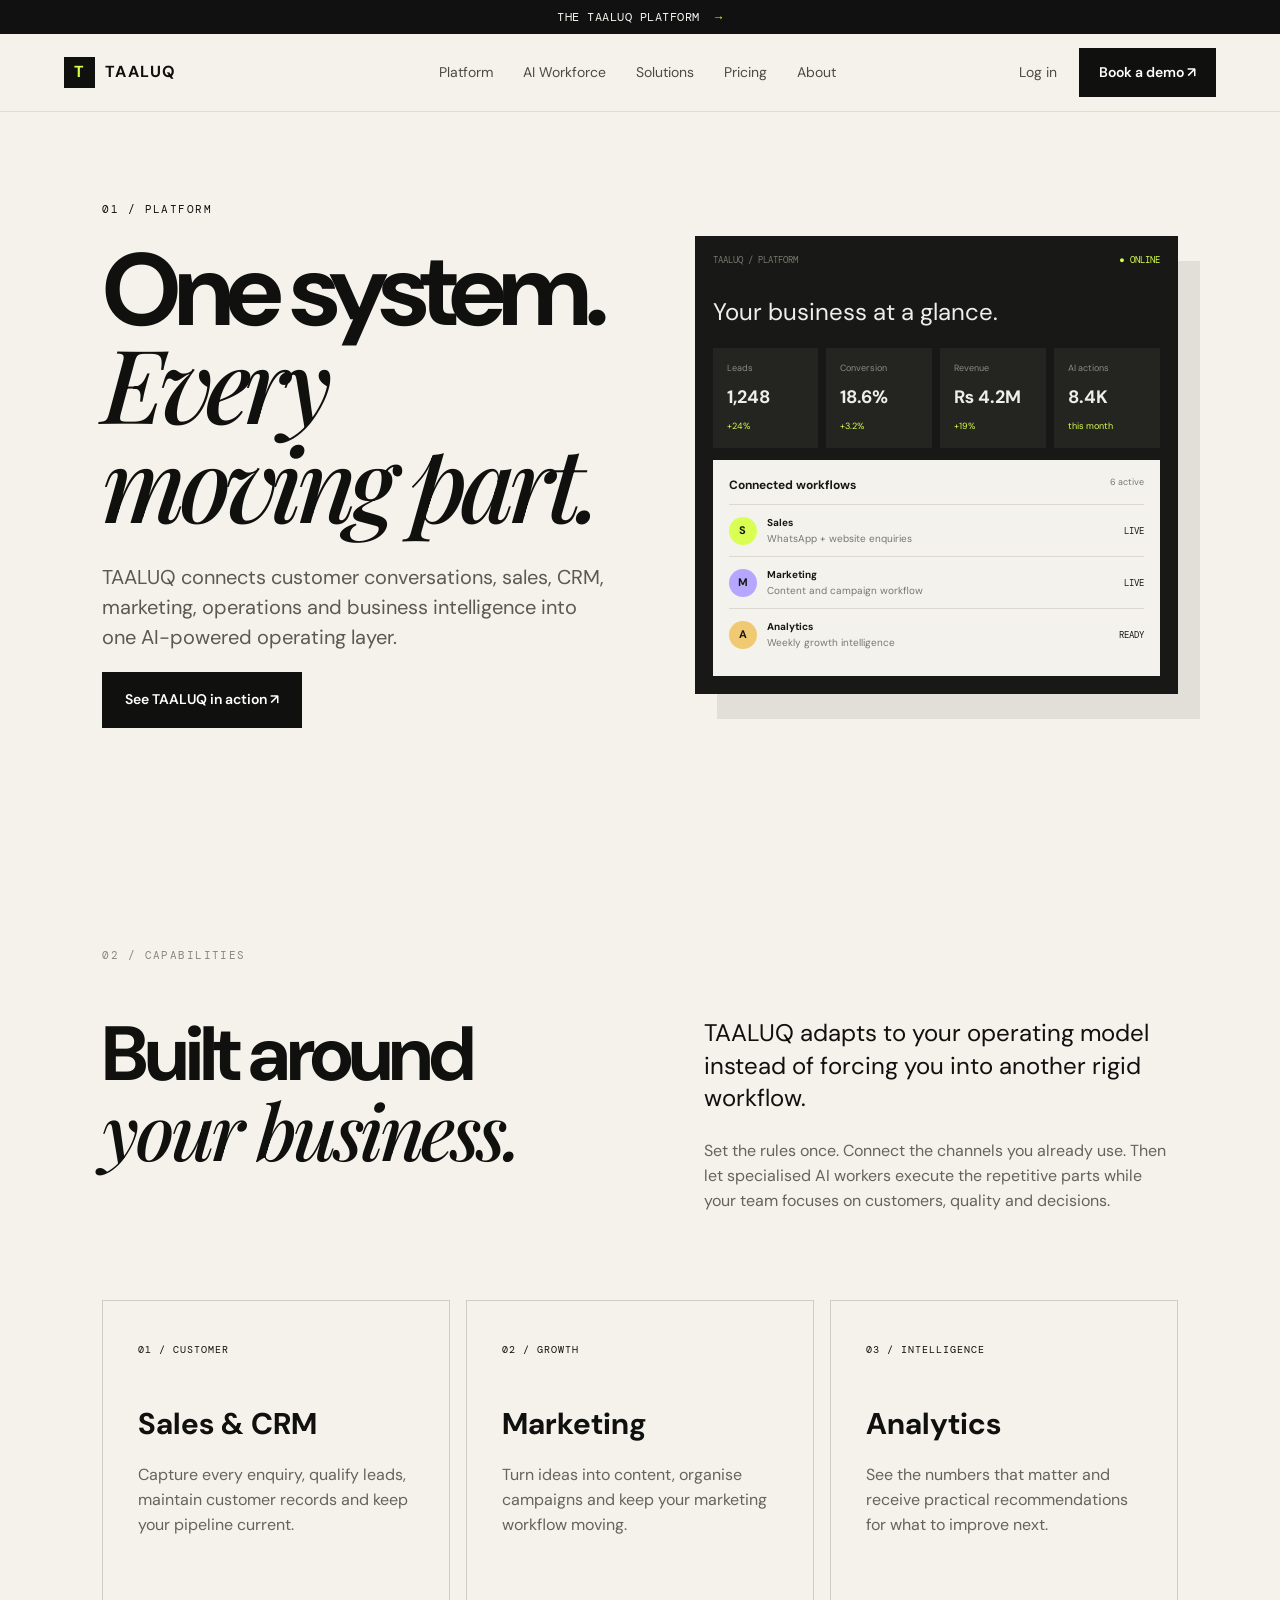
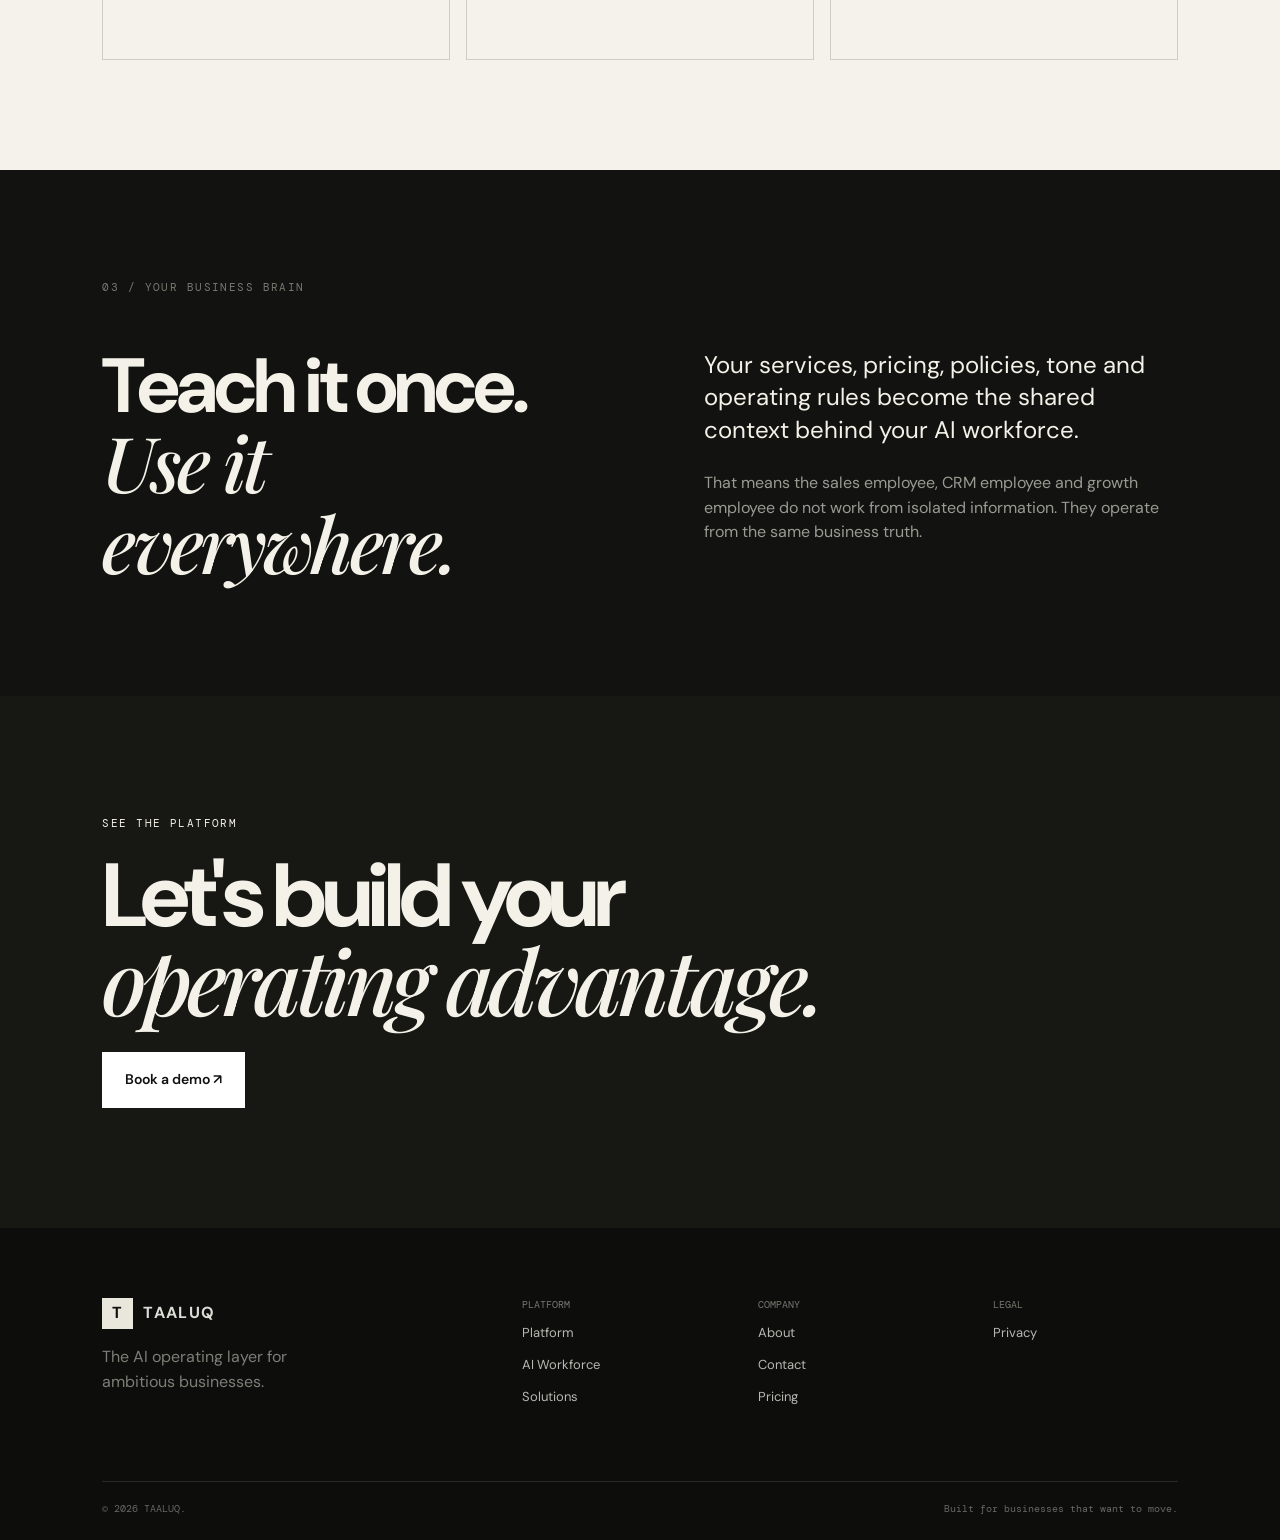
<file: platform.html>
<!doctype html><html><head><meta charset="utf-8"><meta name="viewport" content="width=device-width,initial-scale=1"><title>Platform — TAALUQ</title><link rel="stylesheet" href="styles.css"><link rel="icon" href="favicon.svg"></head><body><div class="announcement">THE TAALUQ PLATFORM <span>→</span></div><header class="nav"><a class="brand" href="index.html"><span class="brand-mark">T</span><span>TAALUQ</span></a><nav><a href="platform.html">Platform</a><a href="ai-workforce.html">AI Workforce</a><a href="solutions.html">Solutions</a><a href="pricing.html">Pricing</a><a href="about.html">About</a></nav><div class="nav-actions"><a class="login" href="contact.html">Log in</a><a class="btn btn-dark" href="contact.html">Book a demo ↗</a></div><button class="menu">☰</button></header><main><section class="section hero" style="min-height:650px"><div><div class="eyebrow">01 / PLATFORM</div><h1>One system.<br><em>Every moving part.</em></h1><p class="hero-sub">TAALUQ connects customer conversations, sales, CRM, marketing, operations and business intelligence into one AI-powered operating layer.</p><a class="btn btn-dark btn-lg" href="contact.html">See TAALUQ in action ↗</a></div><div class="dashboard" style="transform:none"><div class="dash-top"><span>TAALUQ / PLATFORM</span><span class="live">● ONLINE</span></div><div class="dash-title">Your business at a glance.</div><div class="dash-grid"><div class="metric"><span>Leads</span><b>1,248</b><small>+24%</small></div><div class="metric"><span>Conversion</span><b>18.6%</b><small>+3.2%</small></div><div class="metric"><span>Revenue</span><b>₨ 4.2M</b><small>+19%</small></div><div class="metric"><span>AI actions</span><b>8.4K</b><small>this month</small></div></div><div class="activity"><div class="activity-head"><b>Connected workflows</b><span>6 active</span></div><div class="row"><span class="avatar">S</span><div><b>Sales</b><small>WhatsApp + website enquiries</small></div><strong>Live</strong></div><div class="row"><span class="avatar purple">M</span><div><b>Marketing</b><small>Content and campaign workflow</small></div><strong>Live</strong></div><div class="row"><span class="avatar gold">A</span><div><b>Analytics</b><small>Weekly growth intelligence</small></div><strong>Ready</strong></div></div></div></section><section class="section intro"><div class="section-label">02 / CAPABILITIES</div><div class="two-col"><h2>Built around<br><em>your business.</em></h2><div><p class="lead">TAALUQ adapts to your operating model instead of forcing you into another rigid workflow.</p><p>Set the rules once. Connect the channels you already use. Then let specialised AI workers execute the repetitive parts while your team focuses on customers, quality and decisions.</p></div></div><div class="price-grid" style="margin-top:70px"><article><span>01 / CUSTOMER</span><h3>Sales & CRM</h3><p>Capture every enquiry, qualify leads, maintain customer records and keep your pipeline current.</p></article><article><span>02 / GROWTH</span><h3>Marketing</h3><p>Turn ideas into content, organise campaigns and keep your marketing workflow moving.</p></article><article><span>03 / INTELLIGENCE</span><h3>Analytics</h3><p>See the numbers that matter and receive practical recommendations for what to improve next.</p></article></div></section><section class="dark-section section"><div class="section-label">03 / YOUR BUSINESS BRAIN</div><div class="two-col"><h2>Teach it once.<br><em>Use it everywhere.</em></h2><div><p class="lead">Your services, pricing, policies, tone and operating rules become the shared context behind your AI workforce.</p><p style="color:#999a92">That means the sales employee, CRM employee and growth employee do not work from isolated information. They operate from the same business truth.</p></div></div></section><section class="cta"><div><span class="eyebrow">SEE THE PLATFORM</span><h2>Let's build your<br><em>operating advantage.</em></h2><a class="btn btn-light btn-lg" href="contact.html">Book a demo ↗</a></div></section></main><footer><div class="footer-main"><div><a class="brand light" href="index.html"><span class="brand-mark">T</span><span>TAALUQ</span></a><p>The AI operating layer for ambitious businesses.</p></div><div><b>Platform</b><a href="platform.html">Platform</a><a href="ai-workforce.html">AI Workforce</a><a href="solutions.html">Solutions</a></div><div><b>Company</b><a href="about.html">About</a><a href="contact.html">Contact</a><a href="pricing.html">Pricing</a></div><div><b>Legal</b><a href="privacy.html">Privacy</a></div></div><div class="footer-bottom"><span>© 2026 TAALUQ.</span><span>Built for businesses that want to move.</span></div></footer><script src="script.js"></script></body></html>
</file>
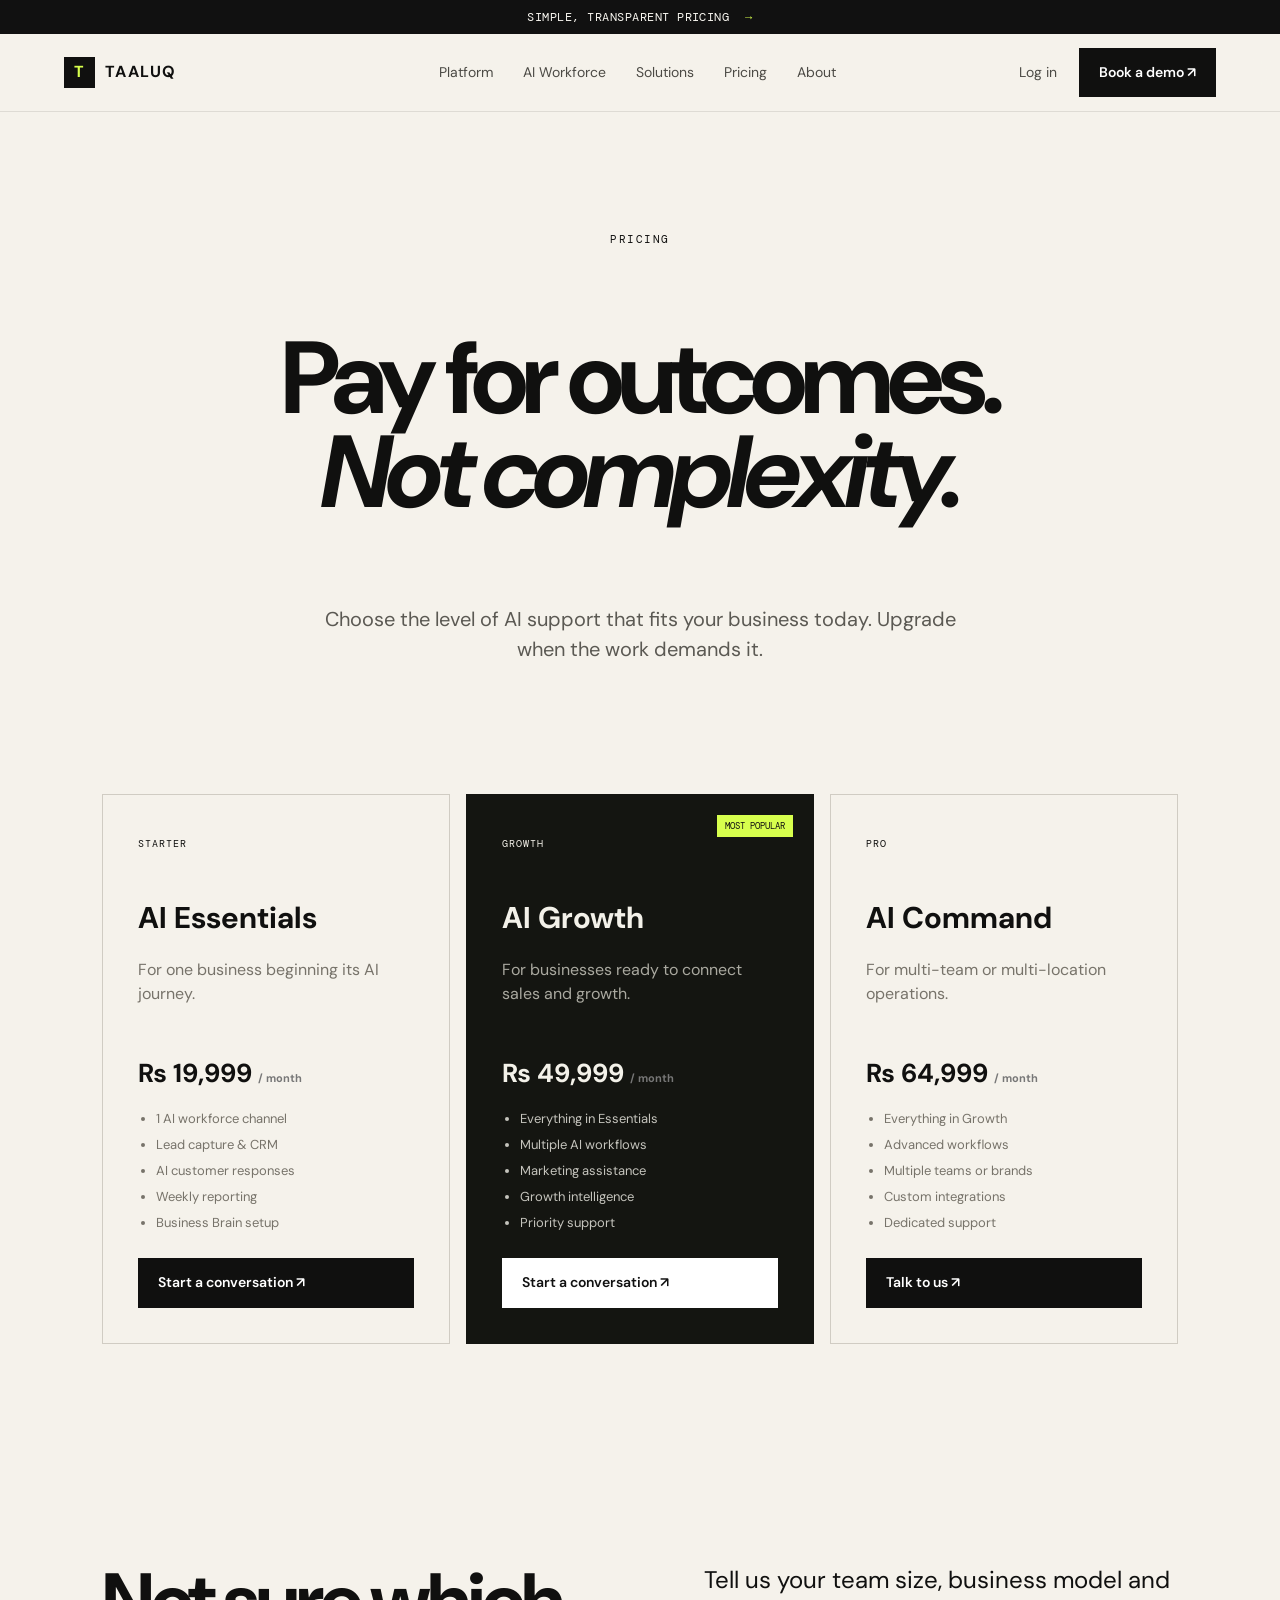
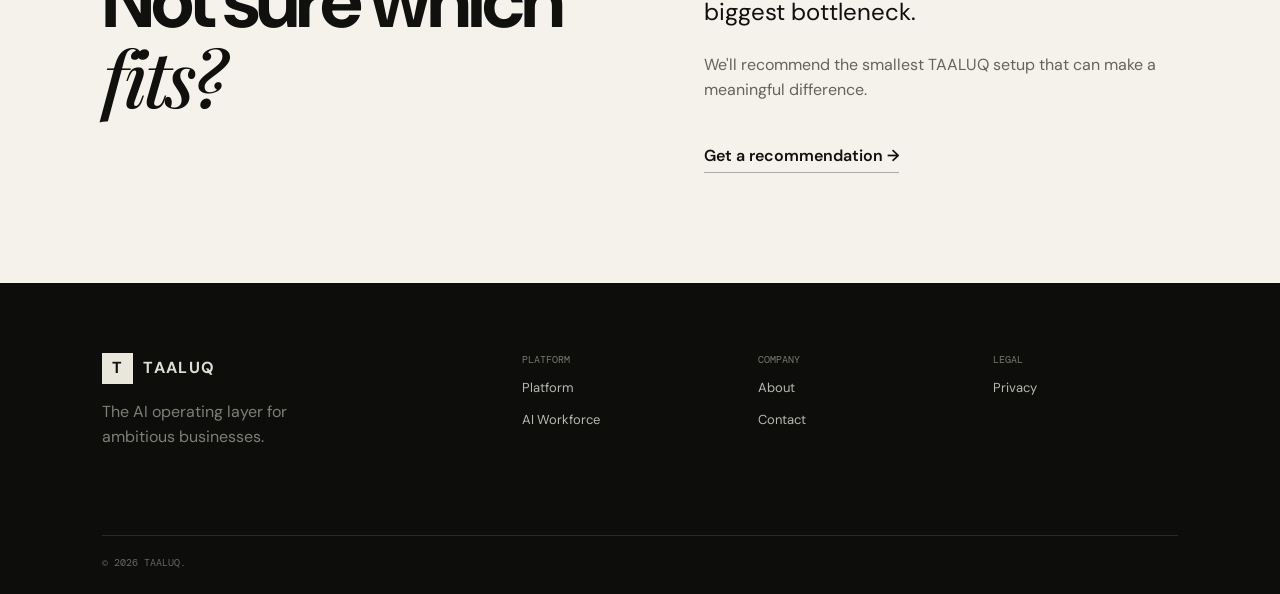
<file: pricing.html>
<!doctype html><html><head><meta charset="utf-8"><meta name="viewport" content="width=device-width,initial-scale=1"><title>Pricing — TAALUQ</title><link rel="stylesheet" href="styles.css"></head><body><div class="announcement">SIMPLE, TRANSPARENT PRICING <span>→</span></div><header class="nav"><a class="brand" href="index.html"><span class="brand-mark">T</span><span>TAALUQ</span></a><nav><a href="platform.html">Platform</a><a href="ai-workforce.html">AI Workforce</a><a href="solutions.html">Solutions</a><a href="pricing.html">Pricing</a><a href="about.html">About</a></nav><div class="nav-actions"><a class="login" href="contact.html">Log in</a><a class="btn btn-dark" href="contact.html">Book a demo ↗</a></div><button class="menu">☰</button></header><main><section class="section" style="padding-top:120px;text-align:center"><div class="eyebrow" style="justify-content:center">PRICING</div><h1 style="font-size:clamp(58px,8vw,110px);line-height:.92;letter-spacing:-.06em">Pay for outcomes.<br><em>Not complexity.</em></h1><p class="hero-sub" style="margin:35px auto 0">Choose the level of AI support that fits your business today. Upgrade when the work demands it.</p></section><section class="section" style="padding-top:20px"><div class="price-grid"><article><span>STARTER</span><h3>AI Essentials</h3><p>For one business beginning its AI journey.</p><strong>₨ 19,999 <small>/ month</small></strong><ul><li>1 AI workforce channel</li><li>Lead capture & CRM</li><li>AI customer responses</li><li>Weekly reporting</li><li>Business Brain setup</li></ul><a class="btn btn-dark" href="contact.html">Start a conversation ↗</a></article><article class="featured"><label>MOST POPULAR</label><span>GROWTH</span><h3>AI Growth</h3><p>For businesses ready to connect sales and growth.</p><strong>₨ 49,999 <small>/ month</small></strong><ul><li>Everything in Essentials</li><li>Multiple AI workflows</li><li>Marketing assistance</li><li>Growth intelligence</li><li>Priority support</li></ul><a class="btn btn-light" href="contact.html">Start a conversation ↗</a></article><article><span>PRO</span><h3>AI Command</h3><p>For multi-team or multi-location operations.</p><strong>₨ 64,999 <small>/ month</small></strong><ul><li>Everything in Growth</li><li>Advanced workflows</li><li>Multiple teams or brands</li><li>Custom integrations</li><li>Dedicated support</li></ul><a class="btn btn-dark" href="contact.html">Talk to us ↗</a></article></div></section><section class="section intro"><div class="two-col"><h2>Not sure which<br><em>fits?</em></h2><div><p class="lead">Tell us your team size, business model and biggest bottleneck.</p><p>We'll recommend the smallest TAALUQ setup that can make a meaningful difference.</p><a class="text-link" href="contact.html">Get a recommendation →</a></div></div></section></main><footer><div class="footer-main"><div><a class="brand light" href="index.html"><span class="brand-mark">T</span><span>TAALUQ</span></a><p>The AI operating layer for ambitious businesses.</p></div><div><b>Platform</b><a href="platform.html">Platform</a><a href="ai-workforce.html">AI Workforce</a></div><div><b>Company</b><a href="about.html">About</a><a href="contact.html">Contact</a></div><div><b>Legal</b><a href="privacy.html">Privacy</a></div></div><div class="footer-bottom"><span>© 2026 TAALUQ.</span></div></footer><script src="script.js"></script></body></html>
</file>
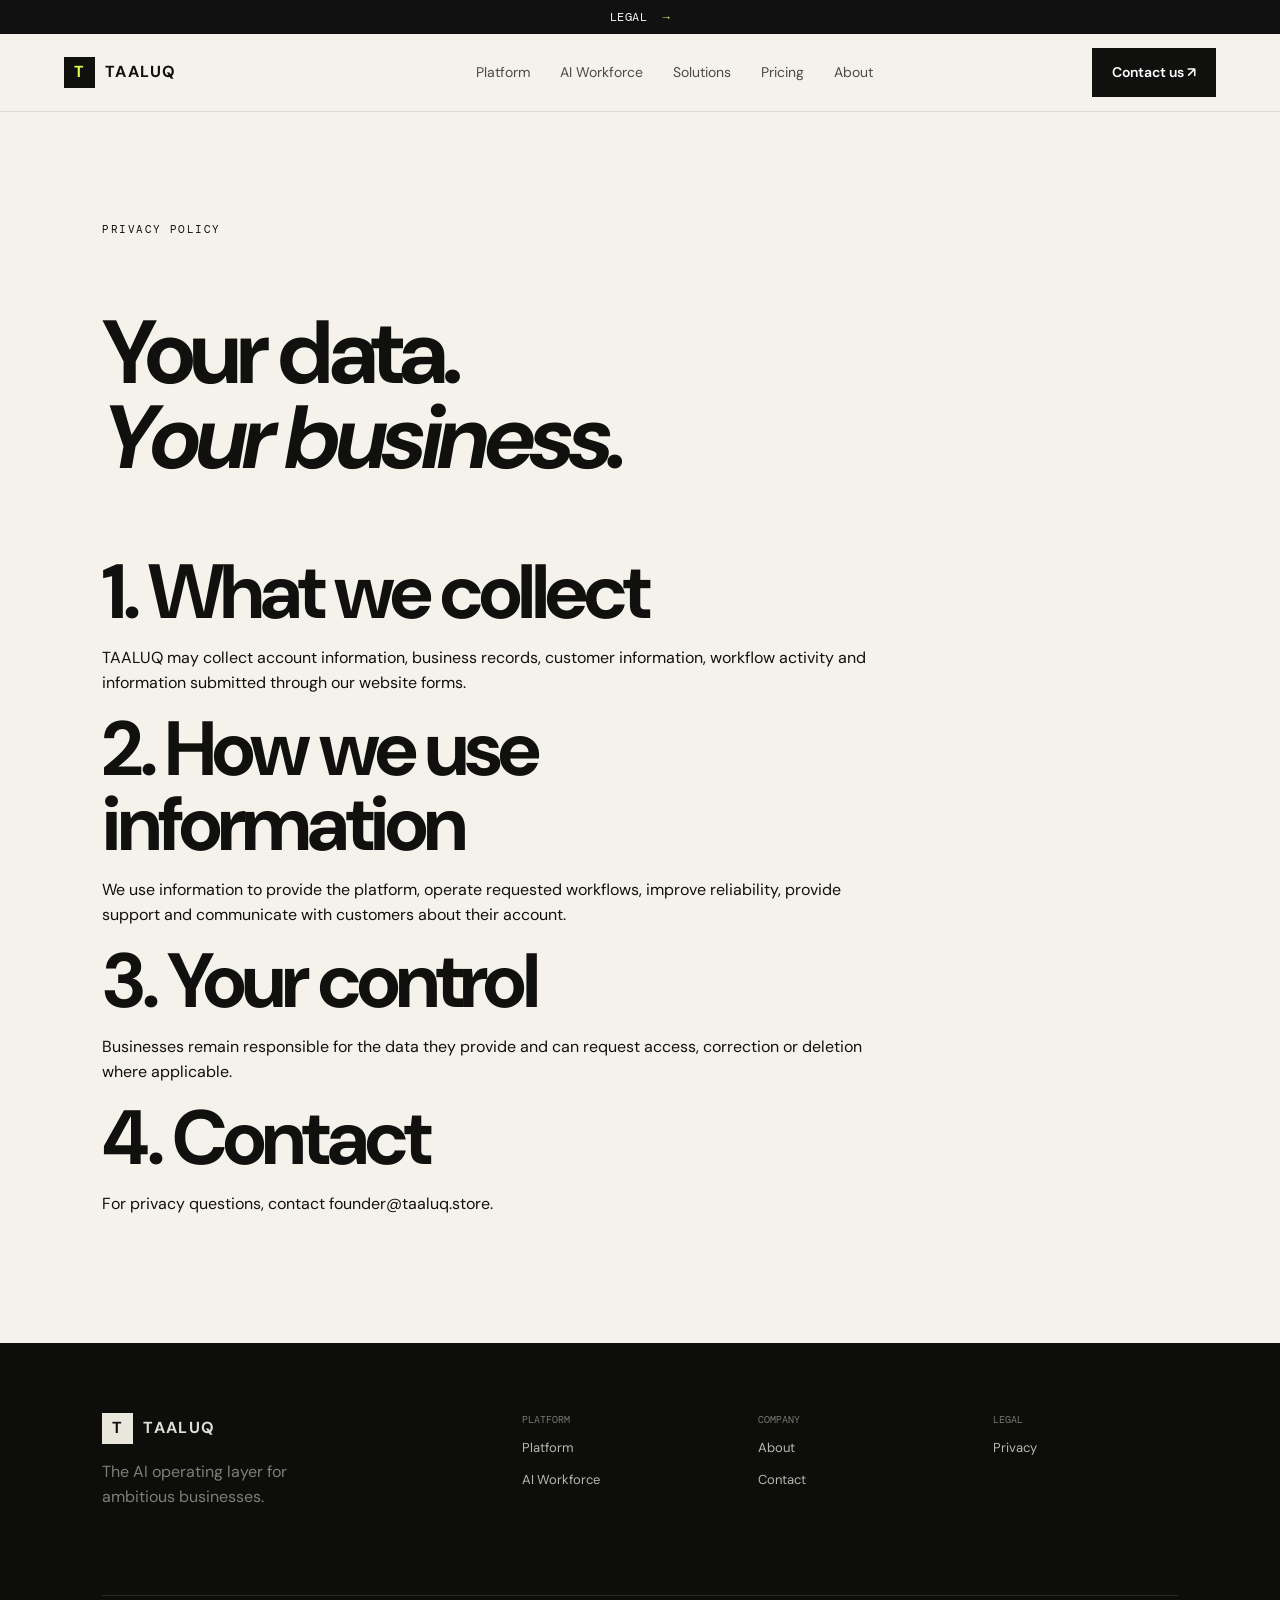
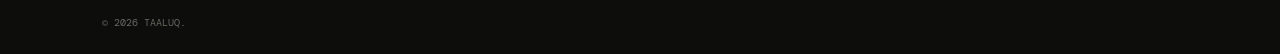
<file: privacy.html>
<!doctype html><html><head><meta charset="utf-8"><meta name="viewport" content="width=device-width,initial-scale=1"><title>Privacy — TAALUQ</title><link rel="stylesheet" href="styles.css"></head><body><div class="announcement">LEGAL <span>→</span></div><header class="nav"><a class="brand" href="index.html"><span class="brand-mark">T</span><span>TAALUQ</span></a><nav><a href="platform.html">Platform</a><a href="ai-workforce.html">AI Workforce</a><a href="solutions.html">Solutions</a><a href="pricing.html">Pricing</a><a href="about.html">About</a></nav><div class="nav-actions"><a class="btn btn-dark" href="contact.html">Contact us ↗</a></div><button class="menu">☰</button></header><main><section class="section" style="padding-top:110px"><div class="eyebrow">PRIVACY POLICY</div><h1 style="font-size:clamp(55px,7vw,90px);line-height:.95;letter-spacing:-.05em">Your data.<br><em>Your business.</em></h1><div style="max-width:800px;margin-top:60px"><h2>1. What we collect</h2><p>TAALUQ may collect account information, business records, customer information, workflow activity and information submitted through our website forms.</p><h2>2. How we use information</h2><p>We use information to provide the platform, operate requested workflows, improve reliability, provide support and communicate with customers about their account.</p><h2>3. Your control</h2><p>Businesses remain responsible for the data they provide and can request access, correction or deletion where applicable.</p><h2>4. Contact</h2><p>For privacy questions, contact founder@taaluq.store.</p></div></section></main><footer><div class="footer-main"><div><a class="brand light" href="index.html"><span class="brand-mark">T</span><span>TAALUQ</span></a><p>The AI operating layer for ambitious businesses.</p></div><div><b>Platform</b><a href="platform.html">Platform</a><a href="ai-workforce.html">AI Workforce</a></div><div><b>Company</b><a href="about.html">About</a><a href="contact.html">Contact</a></div><div><b>Legal</b><a href="privacy.html">Privacy</a></div></div><div class="footer-bottom"><span>© 2026 TAALUQ.</span></div></footer><script src="script.js"></script></body></html>
</file>
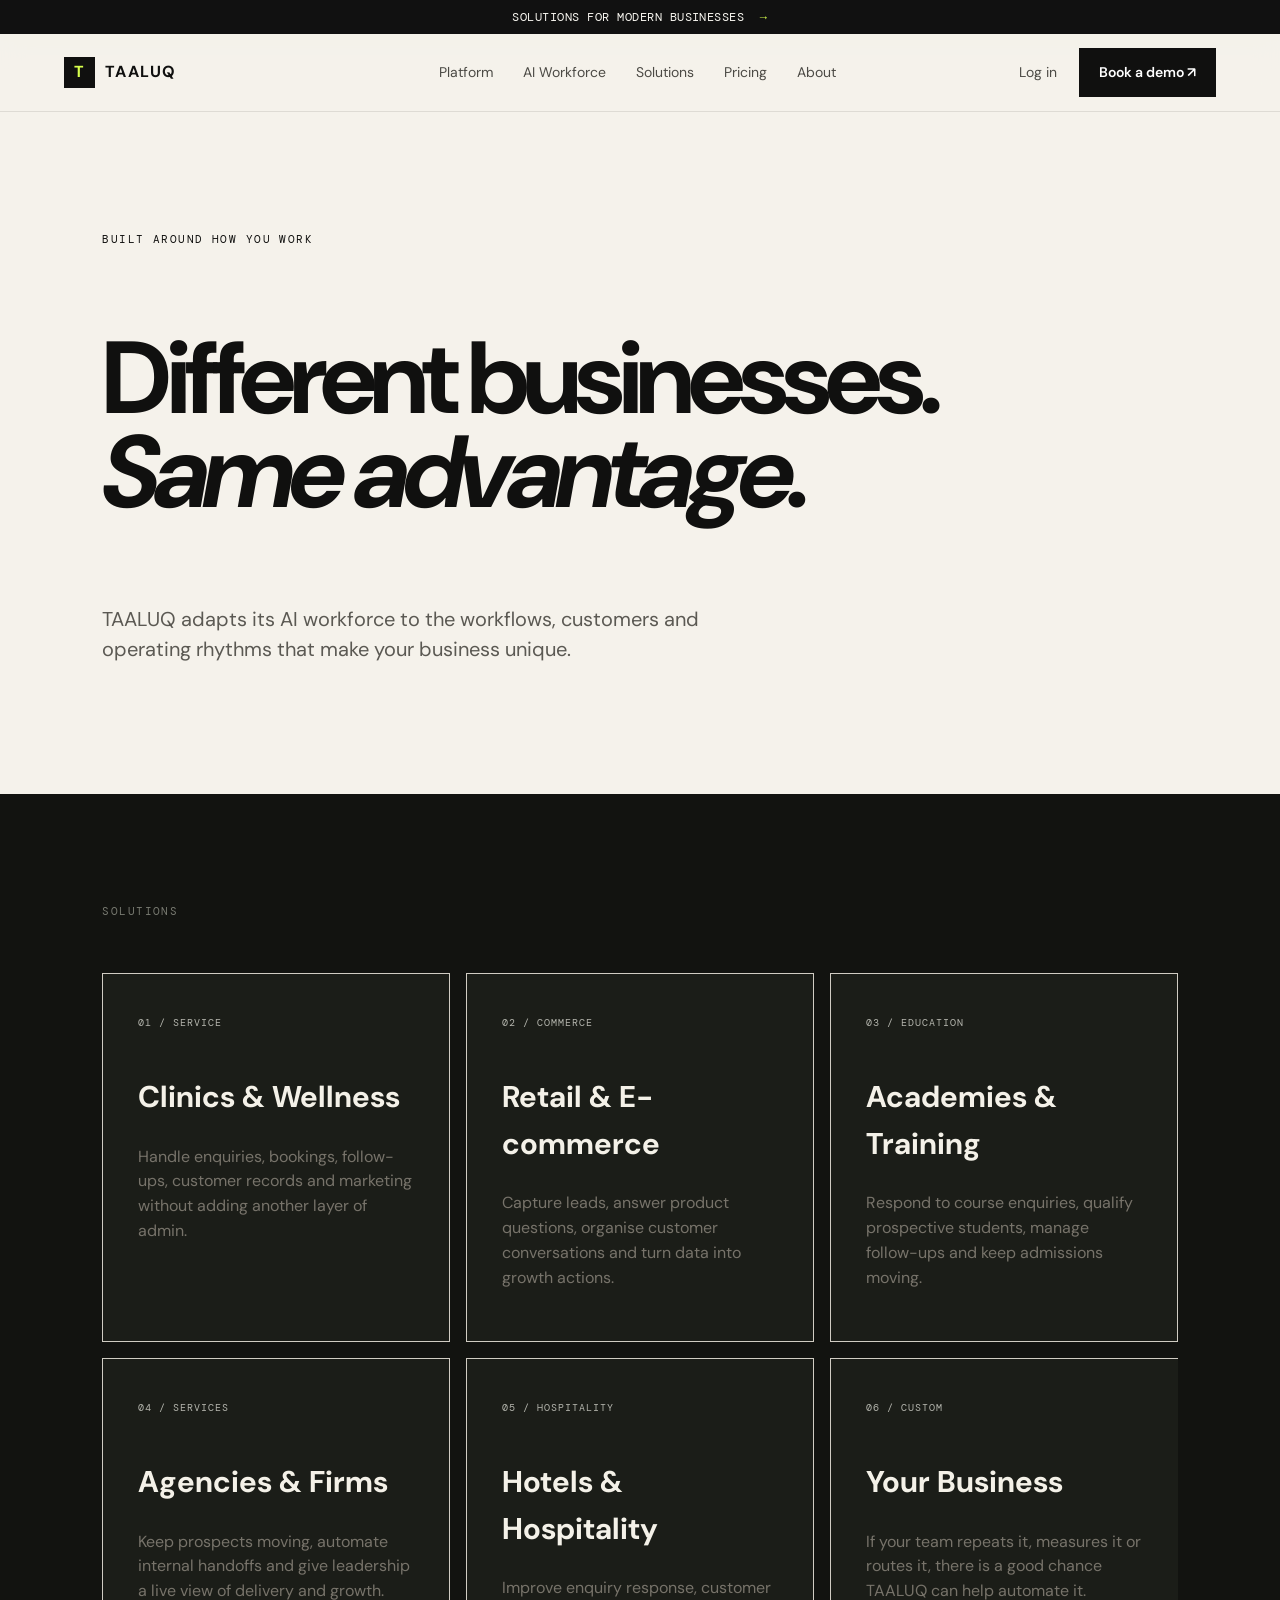
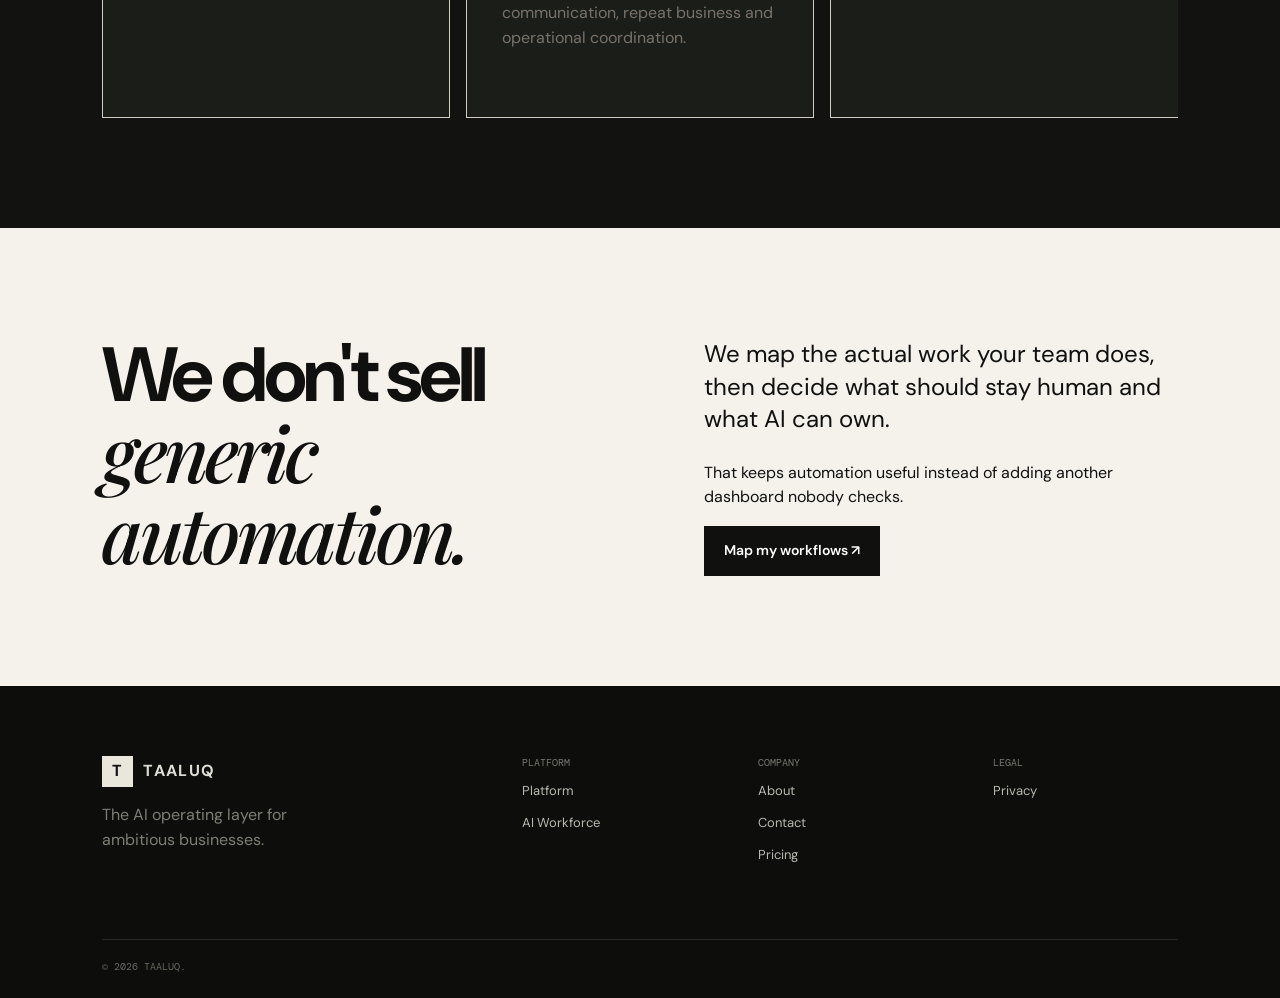
<file: solutions.html>
<!doctype html><html><head><meta charset="utf-8"><meta name="viewport" content="width=device-width,initial-scale=1"><title>Solutions — TAALUQ</title><link rel="stylesheet" href="styles.css"></head><body><div class="announcement">SOLUTIONS FOR MODERN BUSINESSES <span>→</span></div><header class="nav"><a class="brand" href="index.html"><span class="brand-mark">T</span><span>TAALUQ</span></a><nav><a href="platform.html">Platform</a><a href="ai-workforce.html">AI Workforce</a><a href="solutions.html">Solutions</a><a href="pricing.html">Pricing</a><a href="about.html">About</a></nav><div class="nav-actions"><a class="login" href="contact.html">Log in</a><a class="btn btn-dark" href="contact.html">Book a demo ↗</a></div><button class="menu">☰</button></header><main><section class="section" style="padding-top:120px"><div class="eyebrow">BUILT AROUND HOW YOU WORK</div><h1 style="font-size:clamp(58px,8vw,110px);line-height:.92;letter-spacing:-.06em">Different businesses.<br><em>Same advantage.</em></h1><p class="hero-sub" style="margin-top:35px">TAALUQ adapts its AI workforce to the workflows, customers and operating rhythms that make your business unique.</p></section><section class="section dark-section"><div class="section-label">SOLUTIONS</div><div class="price-grid"><article class="worker active"><span>01 / SERVICE</span><h3>Clinics & Wellness</h3><p>Handle enquiries, bookings, follow-ups, customer records and marketing without adding another layer of admin.</p></article><article class="worker active"><span>02 / COMMERCE</span><h3>Retail & E-commerce</h3><p>Capture leads, answer product questions, organise customer conversations and turn data into growth actions.</p></article><article class="worker active"><span>03 / EDUCATION</span><h3>Academies & Training</h3><p>Respond to course enquiries, qualify prospective students, manage follow-ups and keep admissions moving.</p></article><article class="worker active"><span>04 / SERVICES</span><h3>Agencies & Firms</h3><p>Keep prospects moving, automate internal handoffs and give leadership a live view of delivery and growth.</p></article><article class="worker active"><span>05 / HOSPITALITY</span><h3>Hotels & Hospitality</h3><p>Improve enquiry response, customer communication, repeat business and operational coordination.</p></article><article class="worker active"><span>06 / CUSTOM</span><h3>Your Business</h3><p>If your team repeats it, measures it or routes it, there is a good chance TAALUQ can help automate it.</p></article></div></section><section class="section"><div class="two-col"><h2>We don't sell<br><em>generic automation.</em></h2><div><p class="lead">We map the actual work your team does, then decide what should stay human and what AI can own.</p><p>That keeps automation useful instead of adding another dashboard nobody checks.</p><a class="btn btn-dark" href="contact.html">Map my workflows ↗</a></div></div></section></main><footer><div class="footer-main"><div><a class="brand light" href="index.html"><span class="brand-mark">T</span><span>TAALUQ</span></a><p>The AI operating layer for ambitious businesses.</p></div><div><b>Platform</b><a href="platform.html">Platform</a><a href="ai-workforce.html">AI Workforce</a></div><div><b>Company</b><a href="about.html">About</a><a href="contact.html">Contact</a><a href="pricing.html">Pricing</a></div><div><b>Legal</b><a href="privacy.html">Privacy</a></div></div><div class="footer-bottom"><span>© 2026 TAALUQ.</span></div></footer><script src="script.js"></script></body></html>
</file>
<file: styles.css>
@import url('https://fonts.googleapis.com/css2?family=DM+Mono:wght@400;500&family=DM+Sans:wght@400;500;600;700&family=Playfair+Display:ital,wght@0,500;0,600;1,500;1,600&display=swap');
:root{--ink:#10100f;--muted:#66645f;--line:#dedbd4;--paper:#f5f2eb;--cream:#ebe6dc;--dark:#10110f;--white:#fff;--accent:#d7ff4d;--purple:#a18cff;--gold:#f1c96b}*{box-sizing:border-box}html{scroll-behavior:smooth}body{margin:0;background:var(--paper);color:var(--ink);font-family:'DM Sans',sans-serif;font-size:16px;line-height:1.55}a{color:inherit;text-decoration:none}.announcement{background:#111;color:#f7f5ef;text-align:center;padding:9px 20px;font:12px 'DM Mono',monospace;letter-spacing:.04em}.announcement span{color:var(--accent);margin-left:8px}.nav{height:78px;display:flex;align-items:center;justify-content:space-between;padding:0 5vw;border-bottom:1px solid var(--line);background:rgba(245,242,235,.92);backdrop-filter:blur(15px);position:sticky;top:0;z-index:20}.brand{display:flex;align-items:center;gap:10px;font-weight:700;letter-spacing:.08em}.brand-mark{display:grid;place-items:center;width:31px;height:31px;background:var(--ink);color:var(--accent);font-weight:700;font-size:16px}.nav nav{display:flex;gap:30px;margin-left:80px}.nav nav a,.login{font-size:14px;color:#4c4a45}.nav nav a:hover,.login:hover{color:#000}.nav-actions{display:flex;gap:22px;align-items:center}.btn{display:inline-flex;align-items:center;gap:16px;padding:13px 19px;border:1px solid var(--ink);font-weight:600;font-size:14px;transition:.25s}.btn:hover{transform:translateY(-2px);box-shadow:4px 4px 0 #000}.btn-dark{background:var(--ink);color:white}.btn-light{background:white;color:#111;border-color:white}.btn-lg{padding:16px 22px}.menu{display:none;border:0;background:none;font-size:25px}.section{padding:110px 8vw}.hero{min-height:760px;display:grid;grid-template-columns:1.02fr .98fr;gap:7vw;align-items:center;padding-top:90px}.eyebrow,.section-label{font:11px 'DM Mono',monospace;letter-spacing:.13em;text-transform:uppercase}.eyebrow{display:flex;align-items:center;gap:8px}.pulse{width:7px;height:7px;border-radius:50%;background:#82a500;box-shadow:0 0 0 5px #dfe9c0}.hero h1{font-size:clamp(64px,8vw,118px);line-height:.9;letter-spacing:-.065em;margin:28px 0}.hero h1 em,.section h2 em,.cta h2 em{font-family:'Playfair Display',serif;font-weight:500}.hero-sub{font-size:20px;max-width:650px;color:#5b5953;line-height:1.5}.hero-actions{display:flex;align-items:center;gap:28px;margin:34px 0 55px}.text-link{font-weight:600;border-bottom:1px solid #aaa;padding-bottom:3px}.hero-proof{display:flex;gap:0}.hero-proof div{padding:0 28px;border-left:1px solid var(--line)}.hero-proof div:first-child{padding-left:0;border-left:0}.hero-proof strong{display:block;font-size:22px}.hero-proof span{font-size:11px;color:var(--muted);font-family:'DM Mono',monospace}.hero-visual{position:relative;min-height:530px;display:grid;place-items:center}.orb{position:absolute;border-radius:50%;filter:blur(1px)}.orb-a{width:430px;height:430px;background:radial-gradient(circle at 30% 30%,#e7ff83,#b8d94c 42%,#6d762c 100%);opacity:.75}.orb-b{width:280px;height:280px;border:1px solid #fff;opacity:.55;transform:translate(80px,-100px)}.dashboard{position:relative;width:min(560px,100%);background:#181916;color:#efeee8;padding:18px;box-shadow:22px 25px 0 rgba(0,0,0,.08);transform:rotate(1.5deg)}.dash-top{font:9px 'DM Mono';color:#777970;display:flex;justify-content:space-between}.live{color:var(--accent)}.live i{display:inline-block;width:5px;height:5px;background:var(--accent);border-radius:50%;margin-right:4px}.dash-title{font-size:24px;margin:27px 0 18px}.dash-grid{display:grid;grid-template-columns:repeat(4,1fr);gap:8px}.metric{background:#242521;padding:14px}.metric span,.metric small{display:block;color:#898b83;font-size:9px}.metric b{font-size:18px;display:block;margin:8px 0}.metric small{color:var(--accent)}.activity{background:#f4f2ec;color:#171713;margin-top:12px;padding:16px}.activity-head{display:flex;justify-content:space-between;font-size:12px;margin-bottom:10px}.activity-head span{font-size:9px;color:#777}.row{display:flex;align-items:center;gap:10px;border-top:1px solid #ddd9d0;padding:10px 0}.avatar{display:grid;place-items:center;width:28px;height:28px;border-radius:50%;background:#d9ff53;font-weight:700;font-size:11px}.avatar.purple{background:#b5a7ff}.avatar.gold{background:#efca72}.row div{flex:1}.row b,.row small{display:block;font-size:10px}.row small{color:#777}.row strong{font:9px 'DM Mono';text-transform:uppercase}.logo-strip{border-top:1px solid var(--line);border-bottom:1px solid var(--line);padding:26px 8vw;display:flex;gap:45px;align-items:center}.logo-strip>span{font:9px 'DM Mono';color:#8a8881}.logo-strip div{display:flex;justify-content:space-between;flex:1;gap:30px;opacity:.42;font:600 12px 'DM Mono'}.section-label{color:#8a877f;margin-bottom:55px}.two-col{display:grid;grid-template-columns:1fr 1fr;gap:10vw}.section h2{font-size:clamp(48px,6vw,80px);line-height:.98;letter-spacing:-.05em;margin:0}.lead{font-size:24px;line-height:1.35;margin:0 0 25px}.intro p:not(.lead){color:#66635c;max-width:600px}.intro .text-link{display:inline-block;margin-top:25px}.dark-section{background:#121310;color:#f4f1e8}.dark-section .section-label{color:#777970}.section-heading{display:flex;justify-content:space-between;align-items:end;gap:40px;margin-bottom:60px}.section-heading h2{max-width:650px}.section-heading p{max-width:390px;color:#96968e}.workforce-grid{display:grid;grid-template-columns:repeat(3,1fr);border-top:1px solid #383934}.worker{padding:35px 30px 15px;border-right:1px solid #383934;min-height:400px;position:relative}.worker:last-child{border-right:0}.worker-num{font:10px 'DM Mono';color:#73756d}.worker-icon{width:54px;height:54px;border:1px solid #454740;display:grid;place-items:center;margin:45px 0 25px;font-family:'Playfair Display';font-size:24px}.worker h3{font-size:28px;margin:0}.worker>span{font:10px 'DM Mono';color:#b4b5ad;text-transform:uppercase}.worker p{color:#9c9d96;max-width:330px;margin-top:24px}.worker a{position:absolute;bottom:20px;font-size:13px;color:var(--accent)}.worker.active{background:#1b1d18}.control{background:#ebe7df}.rules{display:grid;grid-template-columns:1fr 1fr;gap:25px}.rules>div{border-top:1px solid #c9c4ba;padding-top:20px}.rules b{font:11px 'DM Mono';color:#8c897f}.rules h3{font-size:19px;margin:10px 0 5px}.rules p{color:#6e6b63;margin:0}.platform-card{background:#ddd7ca;padding:70px;display:grid;grid-template-columns:1fr 1fr;gap:8vw}.platform-card h2{font-size:65px;margin:18px 0}.platform-card p{color:#615e56;max-width:470px;margin-bottom:30px}.feature-list>div{border-top:1px solid #bcb5a8;padding:19px 0;display:grid;grid-template-columns:40px 1fr;gap:8px}.feature-list span{font:10px 'DM Mono';color:#888277}.feature-list b{font-size:17px}.feature-list small{grid-column:2;color:#6d6a62}.steps{background:#f0ece4}.steps>h2{margin-bottom:65px}.step-grid{display:grid;grid-template-columns:repeat(3,1fr);gap:50px}.step-grid>div{border-top:1px solid #bbb6ad;padding-top:20px}.step-grid span{font:11px 'DM Mono'}.step-grid h3{font-size:22px}.step-grid p{color:#6e6a62}.pricing-head{display:flex;justify-content:space-between;align-items:end;margin-bottom:50px}.price-grid{display:grid;grid-template-columns:repeat(3,1fr);gap:16px}.price-grid article{border:1px solid #d0ccc3;padding:35px;min-height:360px;position:relative}.price-grid article.featured{background:#141511;color:#f3f1e9;border-color:#141511}.price-grid label{position:absolute;right:20px;top:20px;background:var(--accent);color:#111;padding:5px 8px;font:9px 'DM Mono'}.price-grid article>span{font:10px 'DM Mono';letter-spacing:.1em}.price-grid h3{font-size:30px;margin:40px 0 12px}.price-grid p{color:#77736a;min-height:70px}.featured p{color:#aaa9a0}.price-grid strong{font-size:26px;display:block;margin-top:25px}.price-grid strong small{font-size:11px;color:#777}.price-grid a{display:block;margin-top:22px;font-weight:600}.cta{background:#171813;color:#f4f1e9;padding:120px 8vw}.cta>div{max-width:900px}.cta h2{font-size:clamp(55px,7vw,100px);line-height:.92;letter-spacing:-.06em;margin:25px 0}.cta p{color:#aaa99f;max-width:600px;font-size:18px;margin-bottom:35px}footer{background:#0d0e0c;color:#deddd5;padding:70px 8vw 25px}.footer-main{display:grid;grid-template-columns:2fr 1fr 1fr 1fr;gap:50px;padding-bottom:70px}.brand.light .brand-mark{background:#e9e6dc;color:#111}.footer-main p{color:#7e7e76;max-width:250px}.footer-main b{font:10px 'DM Mono';color:#777970;text-transform:uppercase}.footer-main div:not(:first-child){display:flex;flex-direction:column;gap:12px}.footer-main div:not(:first-child) a{font-size:13px;color:#b8b8b0}.footer-bottom{border-top:1px solid #292a26;padding-top:20px;display:flex;justify-content:space-between;font:10px 'DM Mono';color:#676860}
@media(max-width:900px){.nav nav,.nav-actions{display:none}.menu{display:block}.hero{grid-template-columns:1fr;padding-top:70px}.hero-visual{margin-top:20px}.two-col,.platform-card{grid-template-columns:1fr}.workforce-grid,.price-grid,.step-grid{grid-template-columns:1fr}.worker{border-right:0;border-bottom:1px solid #383934}.section{padding:80px 6vw}.logo-strip{padding:25px 6vw;display:block}.logo-strip div{flex-wrap:wrap;margin-top:20px}.section-heading,.pricing-head{display:block}.section-heading p{margin-top:25px}.rules{grid-template-columns:1fr}.platform-card{padding:40px}.platform-card h2{font-size:48px}.footer-main{grid-template-columns:1fr 1fr}.hero h1{font-size:70px}.hero-proof{flex-wrap:wrap;gap:15px}.hero-proof div{padding-right:15px}.dash-grid{grid-template-columns:1fr 1fr}.cta{padding:80px 6vw}}@media(max-width:520px){.hero h1{font-size:58px}.hero-sub{font-size:17px}.hero-actions{align-items:flex-start;flex-direction:column}.dashboard{transform:none}.footer-main{grid-template-columns:1fr}.footer-bottom{display:block}.footer-bottom span{display:block;margin-top:8px}.announcement{font-size:9px}}
.reveal{opacity:0;transform:translateY(18px);transition:opacity .7s ease,transform .7s ease}.reveal.visible{opacity:1;transform:none}.nav.open{height:auto;align-items:flex-start;padding-top:20px;padding-bottom:20px}.mobile-nav{display:flex;position:absolute;top:78px;left:0;right:0;background:#f5f2eb;border-bottom:1px solid #ddd9d0;padding:25px 6vw;flex-direction:column;gap:18px}.mobile-nav a{font-weight:600}
.price-grid ul{padding-left:18px;color:#77736a;line-height:2;font-size:13px}.featured ul{color:#c5c4bd}
.contact-form{background:#e8e2d6;padding:38px;display:flex;flex-direction:column;gap:18px}.contact-form label{font:10px 'DM Mono';text-transform:uppercase;color:#77736a}.contact-form input,.contact-form textarea{display:block;width:100%;margin-top:8px;border:1px solid #c7c0b4;background:#f8f5ef;padding:14px;font:14px 'DM Sans';outline:none}.contact-form input:focus,.contact-form textarea:focus{border-color:#111}
</file>
